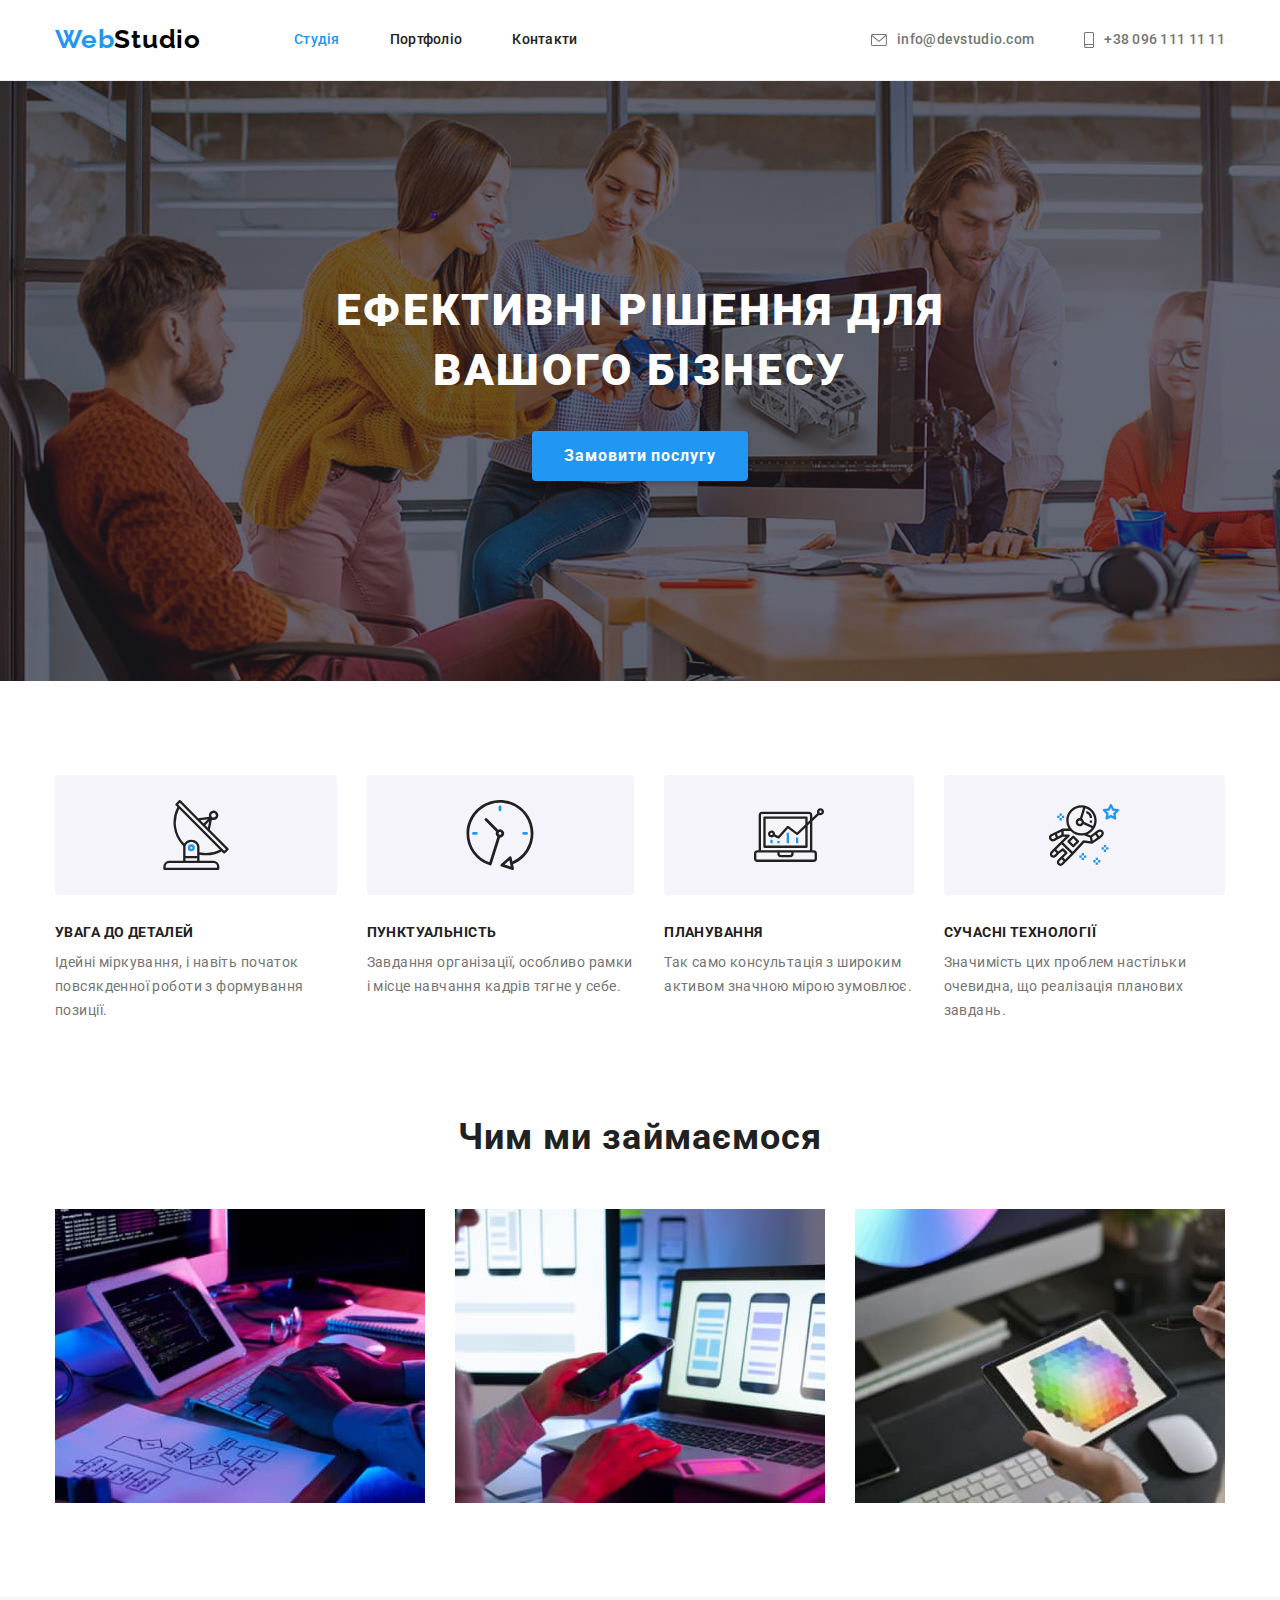
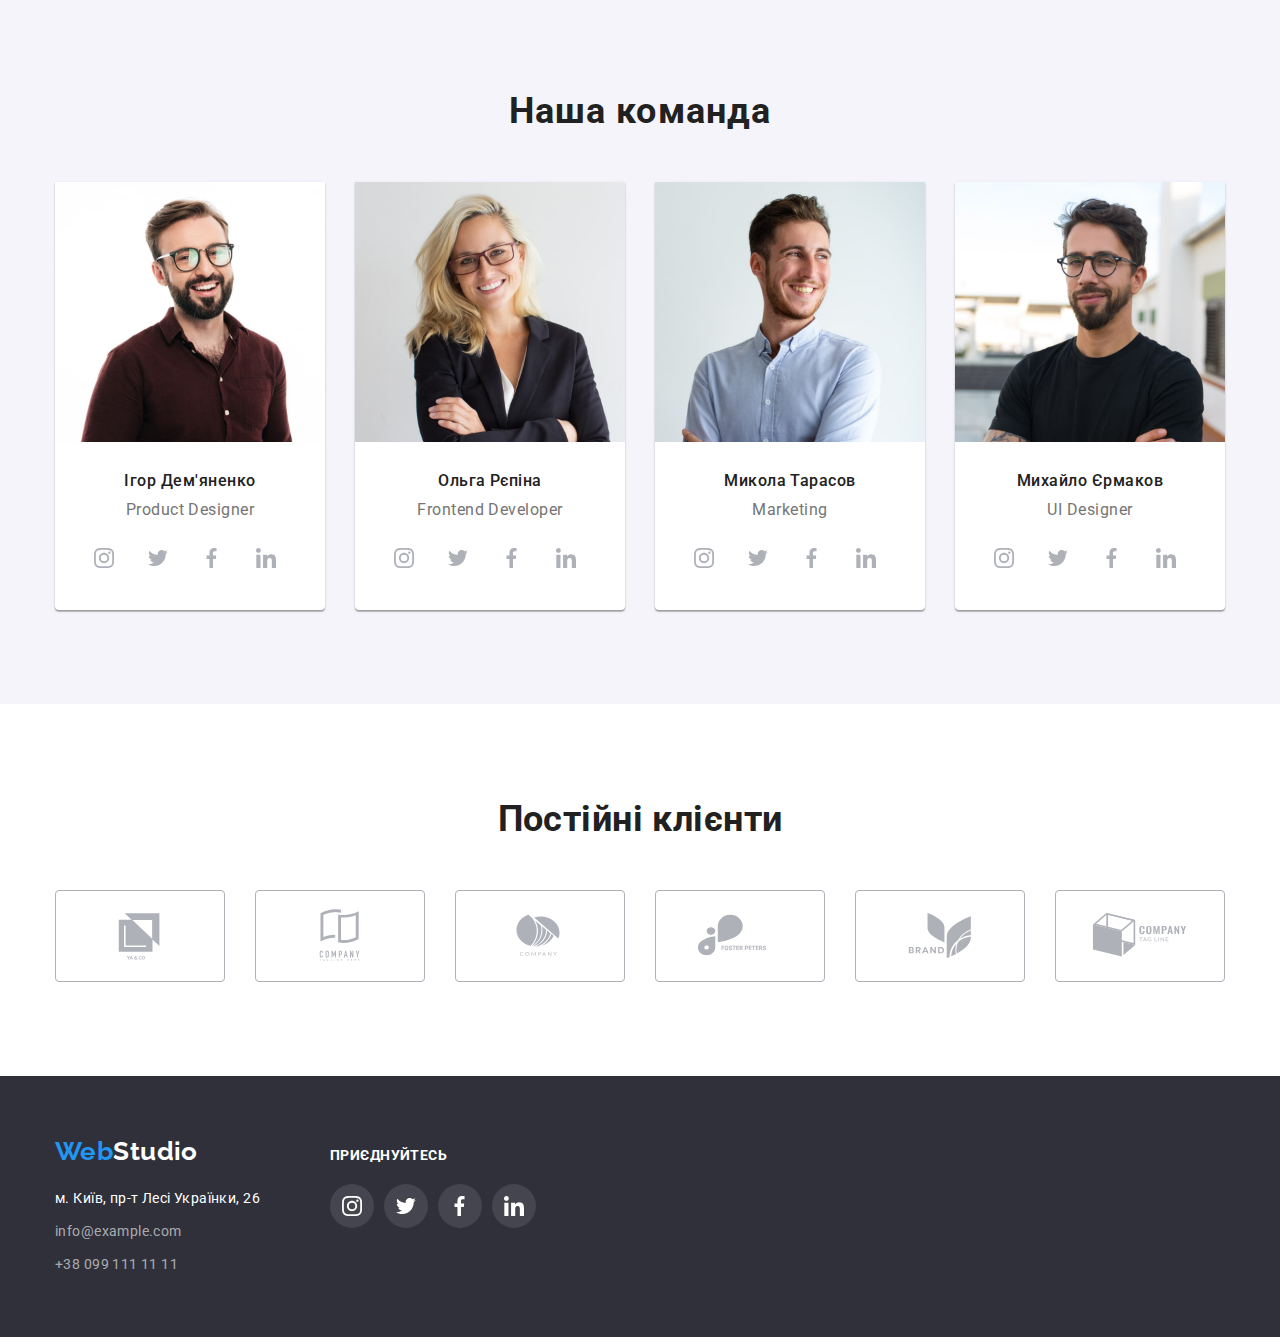
<file: index.html>
<!DOCTYPE html>
<html lang="uk">

<head>
  <meta charset="UTF-8">
  <meta http-equiv="X-UA-Compatible" content="IE=edge">
  <meta name="viewport" content="width=device-width, initial-scale=1.0">
  <title>goit-markup-hw-04</title>
  <link rel="preconnect" href="https://fonts.googleapis.com">
<link rel="preconnect" href="https://fonts.gstatic.com" crossorigin>
<link href="https://fonts.googleapis.com/css2?family=Montserrat:wght@400;700&family=Raleway:wght@700&family=Roboto:wght@400;500;700;900&display=swap" rel="stylesheet">
  <link rel="stylesheet" href="./css/styles.css">
</head>

<body>
  <header class="header">
    <div class="container">
    <div class="general-nav">
      <nav class="main-nav">
        <a href="./index.html" class="logo">
          Web<span class="logo-accent">Studio</span>
        </a>
        <ul class="site-nav" style="list-style: none;">
          <li class="item">
            <a href="./index.html" class="link current">Студія</a>
          </li>

          <li class="item">
            <a href="partfolio.html" class="link">Портфоліо</a>
          </li>

          <li class="item">
            <a href="" class="link">Контакти</a>
          </li>
        </ul>
      </nav>
      <ul class="link-contacts" style="list-style: none;">
        <li class="item">
      <a href="mailto:info@devstudio.com" class="address-item">
        <svg class="link-icon" width="16px" height="12px">
          <use href="./images/icons.svg#envelope"></use>
      </svg>
        info@devstudio.com
      </a>
        </li>
        <li class="item">
      <a href="tel:+380961111111" class="address-item">
        <svg class="link-icon" width="10" height="16">
          <use href="./images/icons.svg#smartphone"></use>
      </svg>
        +38 096 111 11 11
      </a>
      </li>
      </ul>
    </div>
    </div>
  </header>

  <main>
    <section class="hero overlay">
      <div class="container">
      <h1 class="hero-title">
    Ефективні рішення для <br>вашого бізнесу
      </h1>
      <button type="button" class="button-hero">
        Замовити послугу
      </button>
      </div>
    </section>


    <section class="feature section">
      <div class="container">
      <h2 class="feature-title visually-hidden">Наші особливості</h2>
        <ul class="feature-list" style="list-style: none;">
          <li>
            <div class="feature-icon">
              <svg class="icon-antenna" width="70px" height="70px">
                  <use href="./images/icons.svg#antenna-1"></use>
              </svg>
          </div>
            <h3 class="our-skills">Увага до деталей</h3>
            <p class="skills">
              Ідейні міркування, і навіть початок повсякденної роботи з формування позиції.
            </p>
          </li>

          <li>
            <div class="feature-icon">
              <svg class="icon-clock" width="70px" height="70px">
                  <use href="./images/icons.svg#clock-1"></use>
              </svg>
          </div>
            <h3 class="our-skills">Пунктуальність</h3>
            <p class="skills">
              Завдання організації, особливо рамки і місце навчання кадрів тягне у себе.
            </p>
          </li>

          <li>
            <div class="feature-icon">
              <svg class="icon-diagram" width="70px" height="70px">
                  <use href="./images/icons.svg#diagram-1"></use>
              </svg>
          </div>
            <h3 class="our-skills">Планування</h3>
            <p class="skills">
              Так само консультація з широким активом значною мірою зумовлює.
            </p>
          </li>

          <li>
            <div class="feature-icon">
              <svg class="icon-astronaut" width="70px" height="70px">
                  <use href="./images/icons.svg#astronaut-1"></use>
              </svg>
          </div>
            <h3 class="our-skills">Сучасні технології</h3>
            <p class="skills">
              Значимість цих проблем настільки очевидна, що реалізація планових завдань.
            </p>
          </li>
        </ul>
      </div>
    </section>

    <section class="example section">
      <div class="container">
        <h2 class="doing">Чим ми займаємося</h2>
        <ul class="example-list" style="list-style: none;">
          <li>
            <img src="./images/1.jpg" alt="1" width="370" />
          </li>

          <li>
            <img src="./images/2.jpg" alt="2" width="370" />
          </li>

          <li>
            <img src="./images/3.jpg" alt="3" width="370" />
          </li>
        </ul>
      </div>
    </section>

    <section class="team section">
      <div class="container">
        <h2 class="our-command">Наша команда</h2>
        <ul class="team-list" style="list-style: none;">
          <li class="team-card">
              <img src="./images/Igor.jpg" alt="Product Designer Ігор Дем'яненко" width="270" />
            <div class="name-card">
              <h3 class="name">Ігор Дем'яненко</h3>
              <p class="position">Product Designer</p>
              <ul class="team-soclinks">
                <li class="social-infomation">                                             
                    <a class="social-link" href="">
                        <svg class="icon-social" width="20px" height="20px">
                            <use href="./images/icons.svg#instagram"></use>
                        </svg>
                    </a>
                    </li>
                <li class="social-infomation">                        
                    <a href="" class="social-link">
                        <svg class="icon-social" width="20px" height="20px">
                            <use href="./images/icons.svg#twitter"></use>
                        </svg>
                    </a>                        
                </li>
                <li class="social-infomation">                      
                    <a href="" class="social-link">
                        <svg class="icon-social" width="20px" height="20px">
                            <use href="./images/icons.svg#facebook"></use>
                        </svg>
                    </a>                       
                </li>
                <li class="social-infomation">                       
                    <a href="" class="social-link">
                        <svg class="icon-social" width="20px" height="20px">
                            <use href="./images/icons.svg#linkedin"></use>
                        </svg>
                    </a>                       
                </li>
        </ul>
            </div>
          </li>

          <li class="team-card">
              <img src="./images/Olha.jpg" alt="Frontend Developer Ольга Рєпіна" width="270" />
            <div class="name-card">
              <h3 class="name">Ольга Рєпіна</h3>
              <p class="position">Frontend Developer</p>
              <ul class="team-soclinks">
                <li class="social-infomation">                                             
                    <a class="social-link" href="">
                        <svg class="icon-social" width="20px" height="20px">
                            <use href="./images/icons.svg#instagram"></use>
                        </svg>
                    </a>
                    </li>
                <li class="social-infomation">                        
                    <a href="" class="social-link">
                        <svg class="icon-social" width="20px" height="20px">
                            <use href="./images/icons.svg#twitter"></use>
                        </svg>
                    </a>                        
                </li>
                <li class="social-infomation">                      
                    <a href="" class="social-link">
                        <svg class="icon-social" width="20px" height="20px">
                            <use href="./images/icons.svg#facebook"></use>
                        </svg>
                    </a>                       
                </li>
                <li class="social-infomation">                       
                    <a href="" class="social-link">
                        <svg class="icon-social" width="20px" height="20px">
                            <use href="./images/icons.svg#linkedin"></use>
                        </svg>
                    </a>                       
                </li>
        </ul>
            </div>
          </li>

          <li class="team-card">
              <img src="./images/Nicholas.jpg" alt="Marketing Микола Тарасов" width="270" />
            <div class="name-card">
              <h3 class="name">Микола Тарасов</h3>
              <p class="position">Marketing</p>
              <ul class="team-soclinks">
                <li class="social-infomation">                                             
                    <a class="social-link" href="">
                        <svg class="icon-social" width="20px" height="20px">
                            <use href="./images/icons.svg#instagram"></use>
                        </svg>
                    </a>
                    </li>
                <li class="social-infomation">                        
                    <a href="" class="social-link">
                        <svg class="icon-social" width="20px" height="20px">
                            <use href="./images/icons.svg#twitter"></use>
                        </svg>
                    </a>                        
                </li>
                <li class="social-infomation">                      
                    <a href="" class="social-link">
                        <svg class="icon-social" width="20px" height="20px">
                            <use href="./images/icons.svg#facebook"></use>
                        </svg>
                    </a>                       
                </li>
                <li class="social-infomation">                       
                    <a href="" class="social-link">
                        <svg class="icon-social" width="20px" height="20px">
                            <use href="./images/icons.svg#linkedin"></use>
                        </svg>
                    </a>                       
                </li>
        </ul>
              </div>
          </li>

          <li class="team-card">
              <img src="./images/Michael.jpg" alt="UI Designer Михайло Єрмаков" width="270" />
            <div class="name-card">
              <h3 class="name">Михайло Єрмаков</h3>
              <p class="position">UI Designer</p>
              <ul class="team-soclinks">
                <li class="social-infomation">                                             
                    <a class="social-link" href="">
                        <svg class="icon-social" width="20px" height="20px">
                            <use href="./images/icons.svg#instagram"></use>
                        </svg>
                    </a>
                    </li>
                <li class="social-infomation">                        
                    <a href="" class="social-link">
                        <svg class="icon-social" width="20px" height="20px">
                            <use href="./images/icons.svg#twitter"></use>
                        </svg>
                    </a>                        
                </li>
                <li class="social-infomation">                      
                    <a href="" class="social-link">
                        <svg class="icon-social" width="20px" height="20px">
                            <use href="./images/icons.svg#facebook"></use>
                        </svg>
                    </a>                       
                </li>
                <li class="social-infomation">                       
                    <a href="" class="social-link">
                        <svg class="icon-social" width="20px" height="20px">
                            <use href="./images/icons.svg#linkedin"></use>
                        </svg>
                    </a>                       
                </li>
        </ul>
            </div>
          </li>
        </ul>
      </div>
    </section>

    <section class="clients section">
       <div class="container">
         <h2 class="clients-title">Постійні клієнти</h2>
         <ul class="clients-list">
            <li class="clients-item">
              <a href="" class="clients-link">
                <svg class="clients-icon" width="106px" height="60px">
                    <use href="./images/icons.svg#Logo-1"></use>

                </svg>
            </a>
            </li>
            <li class="clients-item">
              <a href="" class="clients-link">
                <svg class="clients-icon" width="106px" height="60px">
                    <use href="./images/icons.svg#Logo-2"></use>

                </svg>
            </a>
            </li>
            <li class="clients-item">
              <a href="" class="clients-link">
                <svg class="clients-icon" width="106px" height="60px">
                    <use href="./images/icons.svg#Logo-3"></use>

                </svg>
            </a>
            </li>
            <li class="clients-item">
              <a href="" class="clients-link">
                <svg class="clients-icon" width="106px" height="60px">
                    <use href="./images/icons.svg#Logo-4"></use>

                </svg>
            </a>
            </li>
            <li class="clients-item">
              <a href="" class="clients-link">
                <svg class="clients-icon" width="106px" height="60px">
                    <use href="./images/icons.svg#Logo-5"></use>

                </svg>
            </a>
            </li>
            <li class="clients-item">
              <a href="" class="clients-link">
                <svg class="clients-icon" width="106px" height="60px">
                    <use href="./images/icons.svg#Logo-6"></use>

                </svg>
            </a>
            </li>
         </ul>
       </div>
    </section>

  </main>

  <footer class="footer">
    <div class="container">
      <div class="footer-address">
        <a href="./index.html" class="logo-footer">
          Web<span class="logo-accent2">Studio</span>
        </a>
        <address>
          <ul class="footer-contacts" style="list-style: none;">
            <li>
          <a class="footer-adress"  href="https://goo.gl/maps/3aquBBFfu6E2QgFt6" target="blanc">
            м. Київ, пр-т Лесі Українки, 26
          </a>
            </li>
             <li class="adress-contact">
            <a href="mailto:info@example.com" class="link-contact">
            info@example.com
          </a>
           </li>
           <li class="adress-contact">
          <a href="tel:+380991111111" class="link-contact">
            +38 099 111 11 11
          </a>
          </li>
          </ul>
        </address>
      </div>
      <div class="footer-join">
        <p class="join">приєднуйтесь</p>

       <ul class="footer-soclinks">
         <li class="fs-item">
            <a href="" class="link-social">
              <svg class="icon-social" width="20px" height="20px">
                  <use href="./images/icons.svg#instagram"></use>
              </svg>
            </a>            
         </li>
         <li class="fs-item">
           <a href="" class="link-social">
              <svg class="icon-social" width="20px" height="20px">
                  <use href="./images/icons.svg#twitter"></use>
              </svg>
          </a>              
        </li>
        <li class="fs-item">
           <a href="" class="link-social">
              <svg class="icon-social" width="20px" height="20px">
                  <use href="./images/icons.svg#facebook"></use>
              </svg>
          </a>             
      </li>
      <li class="fs-item">
          <a href="" class="link-social">
              <svg class="icon-social" width="20px" height="20px">
                  <use href="./images/icons.svg#linkedin"></use>
              </svg>
          </a>            
      </li>
    </ul>
   </div>
    </div>
  </footer>
</body>

</html>
</file>
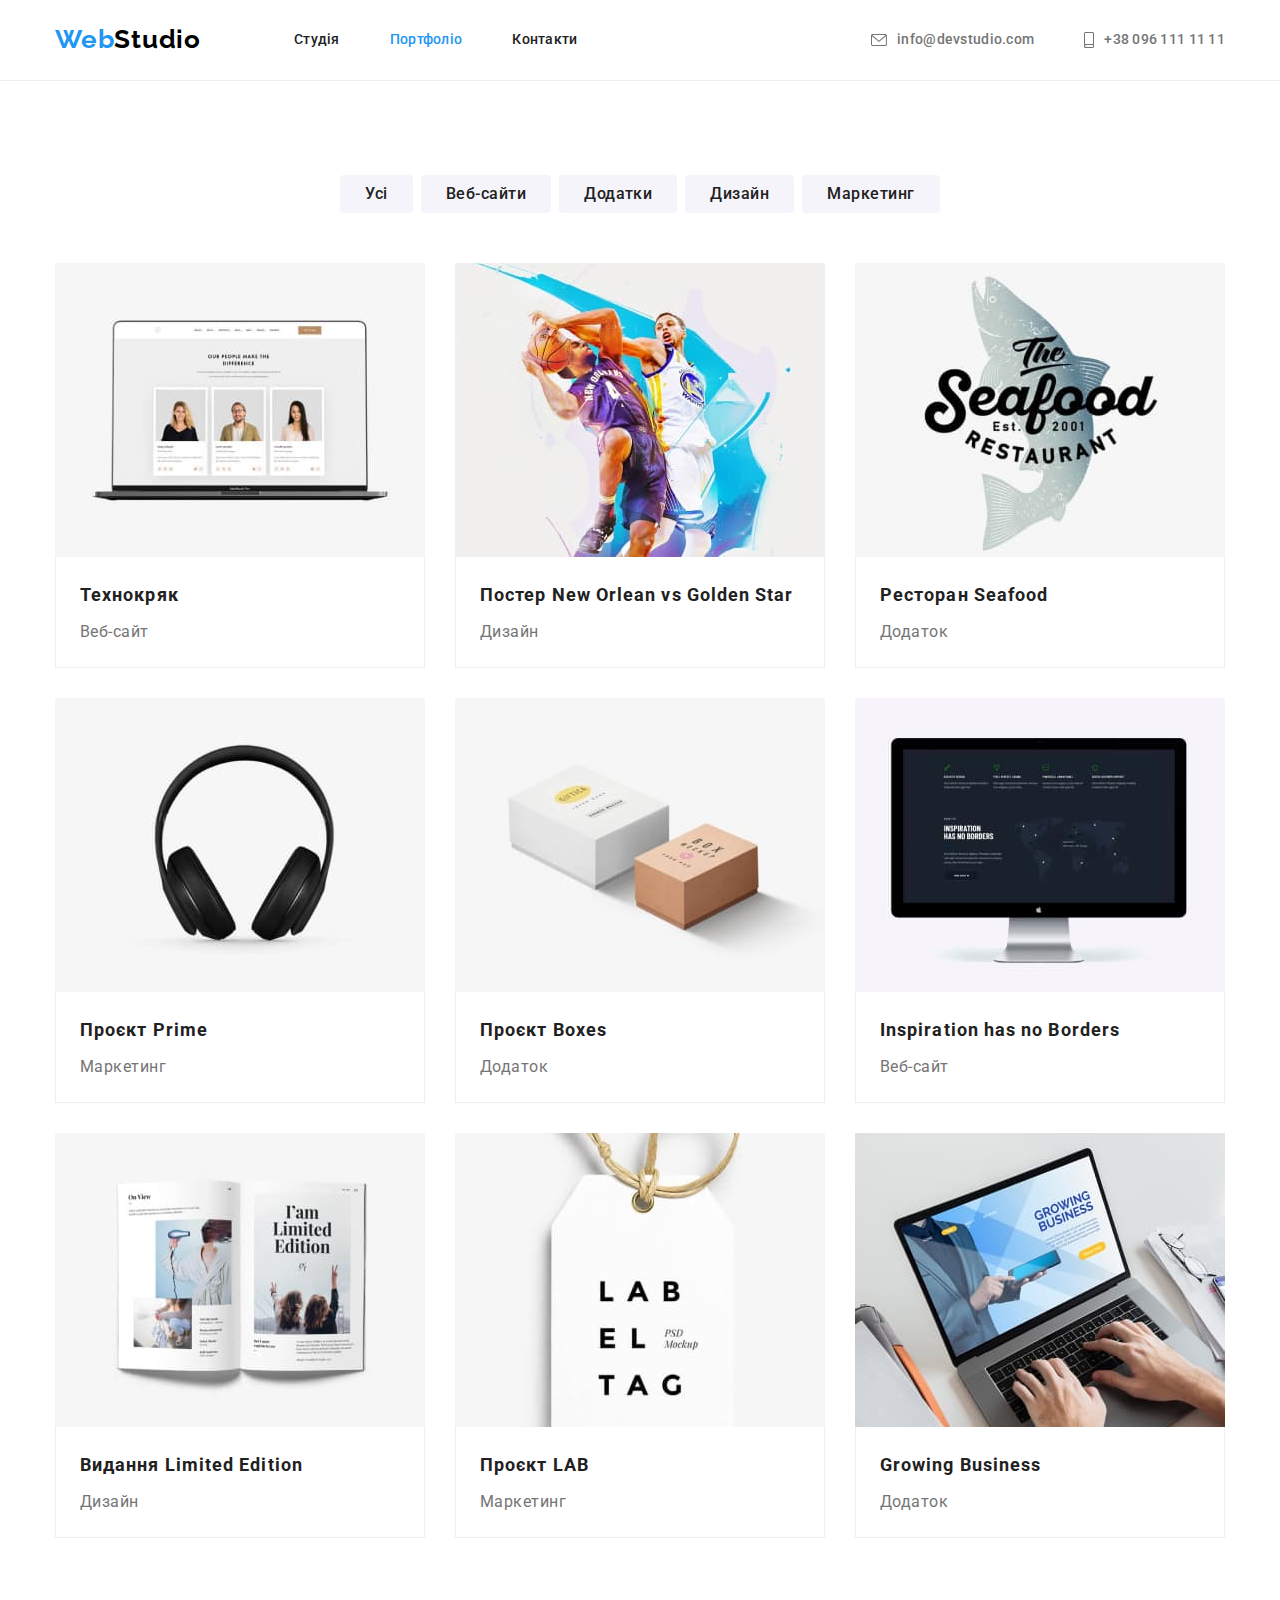
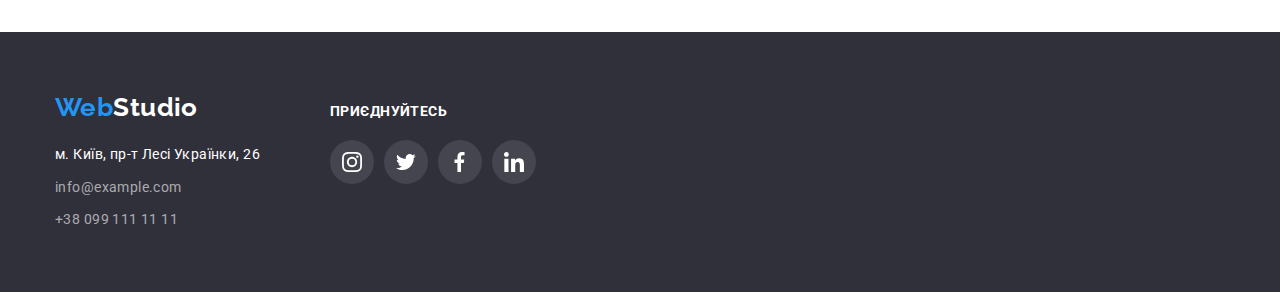
<file: partfolio.html>
<!DOCTYPE html>
<html lang="uk">

<head>
  <meta charset="UTF-8">
  <meta http-equiv="X-UA-Compatible" content="IE=edge">
  <meta name="viewport" content="width=device-width, initial-scale=1.0">
  <title>goit-markup-hw-04</title>
  <link rel="preconnect" href="https://fonts.googleapis.com">
<link rel="preconnect" href="https://fonts.gstatic.com" crossorigin>
<link href="https://fonts.googleapis.com/css2?family=Montserrat:wght@400;700&family=Raleway:wght@700&family=Roboto:wght@400;500;700;900&display=swap" rel="stylesheet">
  <link rel="stylesheet" href="./css/styles.css">
</head>

<body>
  <header class="header">
    <div class="container">
    <div class="general-nav">
      <nav class="main-nav">
        <a href="./index.html" class="logo">
          Web<span class="logo-accent">Studio</span>
        </a>
        <ul class="site-nav" style="list-style: none;">
          <li class="item">
            <a href="./index.html" class="link">Студія</a>
          </li>

          <li class="item">
            <a href="partfolio.html" class="link current">Портфоліо</a>
          </li>

          <li class="item">
            <a href="" class="link">Контакти</a>
          </li>
        </ul>
      </nav>
      <ul class="link-contacts" style="list-style: none;">
        <li class="item">
      <a href="mailto:info@devstudio.com" class="address-item">
        <svg class="link-icon" width="16px" height="12px">
          <use href="./images/icons.svg#envelope"></use>
      </svg>
        info@devstudio.com
      </a>
        </li>
        <li class="item">
      <a href="tel:+380961111111" class="address-item">
        <svg class="link-icon" width="10" height="16">
          <use href="./images/icons.svg#smartphone"></use>
      </svg>
        +38 096 111 11 11
      </a>
      </li>
      </ul>
    </div>
    </div>
  </header>

  <main>
    <section class="portfolio section">
      <div class="container">
      <h1 class="portfolio-title visually-hidden">Партфоліо</h1>
    <ul class="filter">
        <li class="button2"><button class="btn-p" type="button">Усі</button></li>
        <li class="button2"><button class="btn-p" type="button">Веб-сайти</button></li>
        <li class="button2"><button class="btn-p" type="button">Додатки</button></li>
        <li class="button2"><button class="btn-p" type="button">Дизайн</button></li>
        <li class="button2"><button class="btn-p" type="button">Маркетинг</button></li>
    </ul>
 <div>
    <ul class="portfolio-list">
        <li class="portfolio-card">
          <a href="#" class="card">
            <img src="./images/tehnokryck.jpg" alt="Технокряк" width="370">
            <div class="portfolio-card-description">
            <h2 class="title">Технокряк</h2>
            <p class="item">Веб-сайт</p>
            </div>
          </a>
        </li>
        <li class="portfolio-card">
          <a href="#" class="card">
            <img src="./images/novsgs.jpg" alt="Постер New Orlean vs Golden Star" width="370">
            <div class="portfolio-card-description">
            <h2 class="title">Постер New Orlean vs Golden Star</h2>
            <p class="item">Дизайн</p>
            </div>
        </a>
        </li>
        <li class="portfolio-card">
          <a href="#" class="card">
            <img src="./images/seafood.jpg" alt="Ресторан Seafood" width="370">
            <div class="portfolio-card-description">
            <h2 class="title">Ресторан Seafood</h2>
            <p class="item">Додаток</p>
            </div>
        </a>
        </li>
        <li class="portfolio-card">
          <a href="#" class="card">
            <img src="./images/prime.jpg" alt="Проект Prime" width="370">
            <div class="portfolio-card-description">
            <h2 class="title">Проєкт Prime</h2>
            <p class="item">Маркетинг</p>
            </div>
        </a>
        </li>
        <li class="portfolio-card">
          <a href="#" class="card">
            <img src="./images/boxes.jpg" alt="Проект Boxes" width="370">
            <div class="portfolio-card-description">
            <h2 class="title">Проєкт Boxes</h2>
            <p class="item">Додаток</p>
            </div>
        </a>
        </li>
        <li class="portfolio-card">
          <a href="#" class="card">
            <img src="./images/inspiration.jpg" alt="Inspiration has no Borders" width="370">
            <div class="portfolio-card-description">
            <h2 class="title">Inspiration has no Borders</h2>
            <p class="item">Веб-сайт</p>
            </div>
        </a>
        </li>
        <li class="portfolio-card">
          <a href="#" class="card">
            <img src="./images/limed.jpg" alt="Издание Limited Edition" width="370">
            <div class="portfolio-card-description">
            <h2 class="title">Видання Limited Edition</h2>
            <p class="item">Дизайн</p>
            </div>
        </a>
        </li>
        <li class="portfolio-card">
          <a href="#" class="card">
            <img src="./images/lab.jpg" alt="Проект LAB" width="370">
            <div class="portfolio-card-description">
            <h2 class="title">Проєкт LAB</h2>
            <p class="item">Маркетинг</p>
            </div>
        </a>
        </li>
        <li class="portfolio-card">
          <a href="#" class="card">
            <img src="./images/growing.jpg" alt="Growing Business" width="370">
            <div class="portfolio-card-description">
            <h2 class="title">Growing Business</h2>
            <p class="item">Додаток</p>
            </div>
        </a>
        </li>
    </ul>
    </div>
    </div>
</section>
</main>

  <footer class="footer">
    <div class="container">
      <div class="footer-address">
        <a href="./index.html" class="logo-footer">
          Web<span class="logo-accent2">Studio</span>
        </a>
        <address>
          <ul class="footer-contacts" style="list-style: none;">
            <li>
          <a class="footer-adress"  href="https://goo.gl/maps/3aquBBFfu6E2QgFt6" target="blanc">
            м. Київ, пр-т Лесі Українки, 26
          </a>
            </li>
             <li class="adress-contact">
            <a href="mailto:info@example.com" class="link-contact">
            info@example.com
          </a>
           </li>
           <li class="adress-contact">
          <a href="tel:+380991111111" class="link-contact">
            +38 099 111 11 11
          </a>
          </li>
          </ul>
        </address>
      </div>
      <div class="footer-join">
        <p class="join">приєднуйтесь</p>

       <ul class="footer-soclinks">
         <li class="fs-item">
            <a href="" class="link-social">
              <svg class="icon-social" width="20px" height="20px">
                  <use href="./images/icons.svg#instagram"></use>
              </svg>
            </a>            
         </li>
         <li class="fs-item">
           <a href="" class="link-social">
              <svg class="icon-social" width="20px" height="20px">
                  <use href="./images/icons.svg#twitter"></use>
              </svg>
          </a>              
        </li>
        <li class="fs-item">
           <a href="" class="link-social">
              <svg class="icon-social" width="20px" height="20px">
                  <use href="./images/icons.svg#facebook"></use>
              </svg>
          </a>             
      </li>
      <li class="fs-item">
          <a href="" class="link-social">
              <svg class="icon-social" width="20px" height="20px">
                  <use href="./images/icons.svg#linkedin"></use>
              </svg>
          </a>            
      </li>
    </ul>
   </div>
    </div>
  </footer>
</body>

</html>
</file>
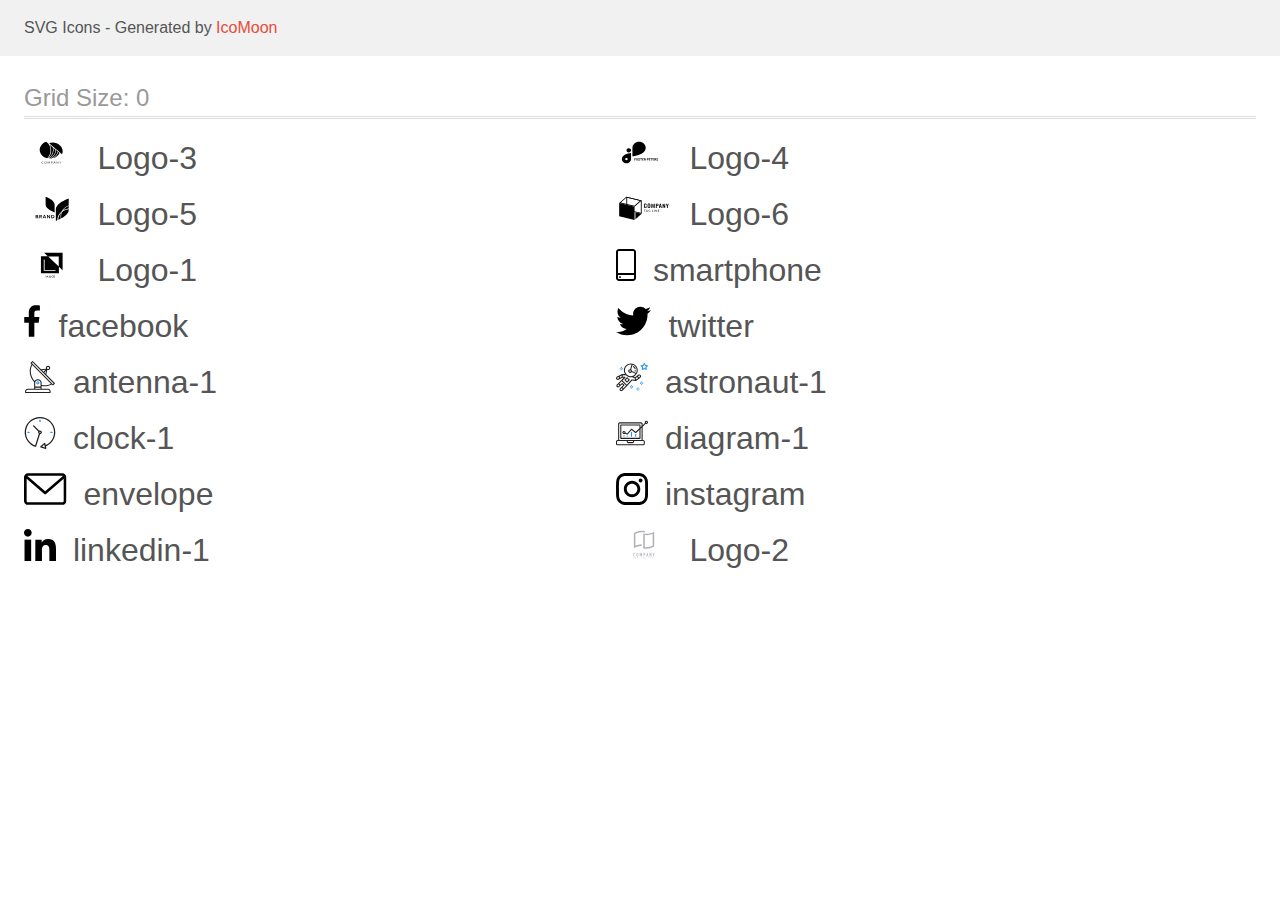
<file: images/icons/icomoon/demo.html>
<!doctype html>
<html>
<head>
    <title>IcoMoon - SVG Icons</title>
    <meta charset="utf-8">
    <meta name="viewport" content="width=device-width, initial-scale=1">
    <link rel="stylesheet" href="demo-files/demo.css">
    <link rel="stylesheet" href="style.css">
</head>
<body>
<svg aria-hidden="true" style="position: absolute; width: 0; height: 0; overflow: hidden;" version="1.1" xmlns="http://www.w3.org/2000/svg" xmlns:xlink="http://www.w3.org/1999/xlink">
<defs>
<symbol id="Logo-3" viewBox="0 0 57 32">
<path d="M19.417 26.187c0.008 0 0.017 0.002 0.025 0.005s0.015 0.007 0.020 0.013l0.116 0.111c-0.090 0.090-0.202 0.162-0.327 0.211-0.147 0.053-0.305 0.079-0.464 0.076-0.149 0.003-0.298-0.021-0.436-0.071-0.125-0.045-0.237-0.113-0.329-0.2-0.094-0.089-0.166-0.194-0.212-0.308-0.051-0.127-0.076-0.261-0.074-0.396-0.002-0.135 0.025-0.27 0.080-0.397 0.051-0.115 0.127-0.22 0.225-0.308 0.099-0.087 0.218-0.155 0.349-0.201 0.143-0.048 0.296-0.072 0.449-0.071 0.143-0.003 0.285 0.019 0.417 0.064 0.115 0.043 0.221 0.104 0.313 0.178l-0.097 0.119c-0.007 0.008-0.015 0.016-0.025 0.021-0.012 0.007-0.025 0.010-0.039 0.009-0.015-0.001-0.030-0.005-0.042-0.013l-0.052-0.032-0.073-0.040c-0.031-0.015-0.064-0.028-0.097-0.039-0.043-0.013-0.087-0.024-0.132-0.032-0.057-0.009-0.115-0.013-0.173-0.013-0.111-0.001-0.22 0.017-0.323 0.053-0.096 0.034-0.182 0.084-0.253 0.149-0.073 0.069-0.128 0.15-0.164 0.238-0.041 0.101-0.061 0.207-0.060 0.313-0.002 0.108 0.018 0.216 0.060 0.318 0.035 0.087 0.090 0.167 0.161 0.236 0.067 0.064 0.149 0.114 0.241 0.147 0.095 0.034 0.197 0.051 0.3 0.050 0.059 0.001 0.119-0.003 0.177-0.010 0.096-0.010 0.188-0.039 0.269-0.085 0.041-0.023 0.079-0.049 0.115-0.078 0.015-0.012 0.035-0.020 0.055-0.020z"></path>
<path d="M22.776 25.629c0.002 0.134-0.025 0.267-0.078 0.393-0.047 0.114-0.122 0.218-0.219 0.305s-0.214 0.155-0.344 0.2c-0.285 0.094-0.599 0.094-0.884 0-0.129-0.046-0.245-0.114-0.342-0.201-0.097-0.089-0.172-0.194-0.221-0.308-0.105-0.255-0.105-0.533 0-0.787 0.050-0.115 0.125-0.22 0.221-0.31 0.097-0.084 0.214-0.15 0.342-0.193 0.284-0.096 0.6-0.096 0.884 0 0.129 0.046 0.246 0.114 0.343 0.201 0.096 0.088 0.17 0.191 0.22 0.304 0.054 0.127 0.080 0.261 0.078 0.395zM22.47 25.629c0.002-0.107-0.016-0.214-0.055-0.316-0.033-0.087-0.086-0.168-0.156-0.236-0.068-0.065-0.152-0.116-0.246-0.149-0.207-0.069-0.436-0.069-0.643 0-0.094 0.033-0.178 0.084-0.246 0.149-0.071 0.068-0.125 0.149-0.157 0.236-0.074 0.206-0.074 0.426 0 0.632 0.033 0.087 0.086 0.168 0.157 0.236 0.068 0.065 0.152 0.115 0.246 0.148 0.207 0.067 0.435 0.067 0.643 0 0.093-0.033 0.177-0.083 0.246-0.148 0.070-0.069 0.123-0.149 0.156-0.236 0.039-0.102 0.058-0.209 0.055-0.316z"></path>
<path d="M25.067 25.96l0.030 0.071c0.012-0.025 0.022-0.048 0.033-0.071 0.011-0.024 0.024-0.047 0.038-0.070l0.743-1.174c0.015-0.020 0.028-0.033 0.042-0.037 0.020-0.005 0.040-0.007 0.061-0.006h0.22v1.909h-0.26v-1.404c0-0.018 0-0.038 0-0.059-0.001-0.022-0.001-0.044 0-0.066l-0.747 1.19c-0.009 0.018-0.025 0.033-0.044 0.043s-0.041 0.016-0.064 0.016h-0.042c-0.023 0-0.045-0.005-0.064-0.016s-0.034-0.026-0.044-0.044l-0.769-1.198c0 0.023 0 0.046 0 0.068s0 0.043 0 0.061v1.404h-0.252v-1.905h0.22c0.021-0.001 0.041 0.001 0.061 0.006 0.018 0.008 0.032 0.021 0.041 0.037l0.759 1.175c0.015 0.022 0.028 0.045 0.038 0.068z"></path>
<path d="M27.864 25.865v0.715h-0.291v-1.906h0.649c0.122-0.002 0.244 0.012 0.362 0.042 0.094 0.023 0.181 0.064 0.256 0.119 0.065 0.052 0.114 0.116 0.145 0.187 0.034 0.078 0.051 0.161 0.049 0.244 0.001 0.084-0.017 0.167-0.054 0.244-0.035 0.073-0.089 0.138-0.157 0.191-0.075 0.057-0.162 0.1-0.257 0.126-0.113 0.031-0.232 0.046-0.35 0.044l-0.352-0.005zM27.864 25.66h0.352c0.076 0.001 0.153-0.009 0.225-0.029 0.060-0.018 0.115-0.046 0.163-0.082 0.044-0.035 0.078-0.078 0.099-0.126 0.024-0.051 0.036-0.105 0.035-0.16 0.003-0.053-0.007-0.106-0.029-0.155s-0.057-0.094-0.102-0.13c-0.111-0.075-0.251-0.112-0.391-0.102h-0.352v0.786z"></path>
<path d="M31.772 26.583h-0.23c-0.023 0.001-0.046-0.006-0.064-0.018-0.017-0.012-0.029-0.027-0.038-0.044l-0.198-0.461h-0.993l-0.205 0.461c-0.008 0.017-0.020 0.032-0.036 0.043-0.018 0.013-0.042 0.020-0.065 0.019h-0.23l0.872-1.909h0.302l0.884 1.909zM30.333 25.874h0.82l-0.346-0.777c-0.026-0.058-0.048-0.118-0.065-0.179l-0.034 0.1c-0.010 0.030-0.022 0.058-0.032 0.081l-0.343 0.776z"></path>
<path d="M33.029 24.682c0.017 0.008 0.032 0.020 0.044 0.034l1.272 1.439c0-0.023 0-0.046 0-0.067s0-0.043 0-0.063v-1.352h0.26v1.909h-0.145c-0.021 0.001-0.041-0.003-0.060-0.011-0.018-0.009-0.034-0.021-0.047-0.035l-1.271-1.438c0.001 0.022 0.001 0.044 0 0.066 0 0.021 0 0.040 0 0.058v1.361h-0.26v-1.909h0.154c0.018-0 0.036 0.003 0.052 0.009z"></path>
<path d="M36.748 25.823v0.758h-0.291v-0.758l-0.804-1.15h0.26c0.022-0.001 0.045 0.005 0.063 0.016 0.016 0.012 0.029 0.027 0.039 0.043l0.503 0.742c0.020 0.032 0.038 0.061 0.052 0.088s0.026 0.054 0.036 0.081l0.038-0.082c0.014-0.030 0.031-0.059 0.049-0.087l0.496-0.747c0.010-0.015 0.023-0.028 0.038-0.040 0.017-0.013 0.040-0.020 0.063-0.019h0.263l-0.806 1.155z"></path>
<path d="M24.923 21.47c0.127 0.014 0.255 0.025 0.384 0.035 1.962-0.763 3.622-2.011 4.772-3.588s1.74-3.415 1.695-5.282l-2.162-1.879c0.44 1.988 0.234 4.043-0.594 5.935s-2.245 3.547-4.094 4.779z"></path>
<path d="M24.151 21.383l0.058 0.010c1.975-1.228 3.482-2.942 4.323-4.921s0.981-4.133 0.4-6.181l-3.080-2.676c1.246 2.2 1.747 4.661 1.446 7.098s-1.393 4.75-3.147 6.67z"></path>
<path d="M34.596 14.841c-0.523 2.052-1.794 3.902-3.624 5.276-0.534 0.404-1.111 0.763-1.722 1.074 1.49-0.38 2.859-1.053 4.003-1.966s2.030-2.042 2.592-3.3l-1.249-1.084z"></path>
<path d="M34.106 14.539l-1.778-1.545c-0.034 1.762-0.61 3.483-1.669 4.986s-2.562 2.731-4.352 3.559h0.009c0.399-0 0.798-0.021 1.194-0.062 1.673-0.593 3.151-1.537 4.303-2.748s1.94-2.65 2.295-4.189z"></path>
<path d="M24.409 6.486l-2.122-1.846c-1.897 0.637-3.528 1.756-4.68 3.212s-1.772 3.179-1.778 4.946v0c0.007 1.952 0.763 3.846 2.149 5.383s3.322 2.628 5.501 3.101c1.946-2.060 3.085-4.605 3.252-7.266s-0.647-5.299-2.323-7.53z"></path>
<path d="M39.008 14.255c-0.008-2.316-1.070-4.535-2.955-6.173s-4.439-2.561-7.105-2.567c-1.232-0.001-2.453 0.196-3.602 0.582l12.99 11.286c0.445-0.998 0.673-2.058 0.672-3.128z"></path>
</symbol>
<symbol id="Logo-4" viewBox="0 0 57 32">
<path d="M12.878 11.255h-0.002c-1.279 0-2.316 0.921-2.316 2.058v0.001c0 1.137 1.037 2.058 2.316 2.058h0.002c1.279 0 2.316-0.921 2.316-2.058v-0.001c0-1.137-1.037-2.058-2.316-2.058z"></path>
<path d="M29.971 10.597c-0.004-1.579-0.711-3.092-1.967-4.208s-2.958-1.745-4.735-1.749v0c-1.777 0.003-3.48 0.631-4.737 1.748s-1.964 2.63-1.968 4.209v8.706c0 0 13.405-1.327 13.406-8.704v-0.001z"></path>
<path d="M5.867 22.16c0.003 1.098 0.496 2.151 1.369 2.928s2.058 1.215 3.294 1.218c1.236-0.003 2.42-0.441 3.294-1.218s1.366-1.829 1.37-2.927v-6.057c0 0-9.327 0.924-9.327 6.056zM10.53 23.245c-0.242 0-0.478-0.064-0.678-0.183s-0.357-0.289-0.45-0.487c-0.092-0.198-0.117-0.417-0.069-0.627s0.163-0.404 0.334-0.556c0.171-0.152 0.388-0.255 0.625-0.297s0.482-0.020 0.706 0.062c0.223 0.082 0.414 0.221 0.548 0.4s0.206 0.388 0.206 0.603c0.001 0.143-0.031 0.284-0.092 0.417s-0.151 0.252-0.264 0.353c-0.114 0.101-0.248 0.182-0.397 0.236s-0.308 0.083-0.468 0.083v-0.004z"></path>
<path d="M19.956 22.647h-0.9v0.93h-0.469v-2.275h1.481v0.38h-1.012v0.588h0.9v0.378zM22.209 22.491c0 0.224-0.040 0.42-0.119 0.589s-0.193 0.299-0.341 0.391c-0.147 0.092-0.316 0.137-0.506 0.137-0.189 0-0.357-0.045-0.505-0.136s-0.262-0.22-0.344-0.387c-0.081-0.169-0.122-0.363-0.123-0.581v-0.112c0-0.224 0.040-0.421 0.12-0.591 0.081-0.171 0.195-0.302 0.342-0.392 0.148-0.092 0.317-0.137 0.506-0.137s0.358 0.046 0.505 0.137c0.148 0.091 0.262 0.221 0.342 0.392 0.081 0.17 0.122 0.366 0.122 0.589v0.102zM21.734 22.388c0-0.238-0.043-0.42-0.128-0.544s-0.207-0.186-0.366-0.186c-0.157 0-0.279 0.061-0.364 0.184-0.085 0.122-0.129 0.301-0.13 0.538v0.111c0 0.232 0.043 0.412 0.128 0.541s0.208 0.192 0.369 0.192c0.157 0 0.278-0.061 0.363-0.184 0.084-0.124 0.127-0.304 0.128-0.541v-0.111zM23.73 22.98c0-0.089-0.031-0.156-0.094-0.203-0.063-0.048-0.175-0.098-0.337-0.15-0.163-0.053-0.291-0.105-0.386-0.156-0.258-0.14-0.387-0.328-0.387-0.564 0-0.123 0.034-0.232 0.103-0.328 0.070-0.097 0.169-0.172 0.298-0.227 0.13-0.054 0.276-0.081 0.438-0.081 0.163 0 0.307 0.030 0.434 0.089 0.127 0.058 0.226 0.141 0.295 0.248s0.106 0.229 0.106 0.366h-0.469c0-0.104-0.033-0.185-0.098-0.242s-0.158-0.087-0.277-0.087c-0.115 0-0.204 0.024-0.267 0.073-0.064 0.048-0.095 0.111-0.095 0.191 0 0.074 0.037 0.136 0.111 0.186 0.075 0.050 0.185 0.097 0.33 0.141 0.267 0.080 0.461 0.18 0.583 0.298s0.183 0.267 0.183 0.444c0 0.197-0.075 0.352-0.223 0.464-0.149 0.111-0.349 0.167-0.602 0.167-0.175 0-0.334-0.032-0.478-0.095-0.144-0.065-0.254-0.153-0.33-0.264s-0.113-0.241-0.113-0.388h0.47c0 0.251 0.15 0.377 0.45 0.377 0.111 0 0.198-0.022 0.261-0.067 0.063-0.046 0.094-0.109 0.094-0.191zM26.231 21.682h-0.697v1.895h-0.469v-1.895h-0.687v-0.38h1.853v0.38zM27.869 22.591h-0.9v0.609h1.056v0.377h-1.525v-2.275h1.522v0.38h-1.053v0.542h0.9v0.367zM29.142 22.744h-0.373v0.833h-0.469v-2.275h0.845c0.269 0 0.476 0.060 0.622 0.18s0.219 0.289 0.219 0.508c0 0.155-0.034 0.285-0.102 0.389-0.067 0.103-0.168 0.185-0.305 0.247l0.492 0.93v0.022h-0.503l-0.427-0.833zM28.769 22.365h0.378c0.118 0 0.209-0.030 0.273-0.089 0.065-0.060 0.097-0.143 0.097-0.248 0-0.107-0.031-0.192-0.092-0.253-0.060-0.061-0.154-0.092-0.28-0.092h-0.377v0.683zM31.609 22.775v0.802h-0.469v-2.275h0.887c0.171 0 0.321 0.031 0.45 0.094s0.23 0.152 0.3 0.267c0.070 0.115 0.105 0.245 0.105 0.392 0 0.223-0.077 0.399-0.23 0.528-0.152 0.128-0.363 0.192-0.633 0.192h-0.411zM31.609 22.396h0.419c0.124 0 0.218-0.029 0.283-0.088 0.066-0.058 0.098-0.142 0.098-0.25 0-0.111-0.033-0.202-0.098-0.27s-0.156-0.104-0.272-0.106h-0.43v0.714zM34.575 22.591h-0.9v0.609h1.056v0.377h-1.525v-2.275h1.522v0.38h-1.053v0.542h0.9v0.367zM36.75 21.682h-0.697v1.895h-0.469v-1.895h-0.688v-0.38h1.853v0.38zM38.387 22.591h-0.9v0.609h1.056v0.377h-1.525v-2.275h1.522v0.38h-1.053v0.542h0.9v0.367zM39.661 22.744h-0.373v0.833h-0.469v-2.275h0.845c0.269 0 0.476 0.060 0.622 0.18s0.219 0.289 0.219 0.508c0 0.155-0.034 0.285-0.102 0.389-0.067 0.103-0.168 0.185-0.305 0.247l0.492 0.93v0.022h-0.503l-0.427-0.833zM39.287 22.365h0.378c0.118 0 0.209-0.030 0.273-0.089 0.065-0.060 0.097-0.143 0.097-0.248 0-0.107-0.031-0.192-0.092-0.253-0.060-0.061-0.154-0.092-0.28-0.092h-0.377v0.683zM42.042 22.98c0-0.089-0.031-0.156-0.094-0.203-0.063-0.048-0.175-0.098-0.337-0.15-0.163-0.053-0.291-0.105-0.386-0.156-0.258-0.14-0.388-0.328-0.388-0.564 0-0.123 0.034-0.232 0.103-0.328 0.070-0.097 0.169-0.172 0.298-0.227 0.13-0.054 0.276-0.081 0.438-0.081 0.163 0 0.307 0.030 0.434 0.089 0.127 0.058 0.226 0.141 0.295 0.248 0.071 0.107 0.106 0.229 0.106 0.366h-0.469c0-0.104-0.033-0.185-0.098-0.242s-0.158-0.087-0.277-0.087c-0.115 0-0.204 0.024-0.267 0.073-0.064 0.048-0.095 0.111-0.095 0.191 0 0.074 0.037 0.136 0.111 0.186 0.075 0.050 0.185 0.097 0.33 0.141 0.267 0.080 0.461 0.18 0.583 0.298s0.183 0.267 0.183 0.444c0 0.197-0.074 0.352-0.223 0.464-0.149 0.111-0.349 0.167-0.602 0.167-0.175 0-0.334-0.032-0.478-0.095-0.144-0.065-0.254-0.153-0.33-0.264-0.075-0.111-0.112-0.241-0.112-0.388h0.47c0 0.251 0.15 0.377 0.45 0.377 0.111 0 0.198-0.022 0.261-0.067 0.063-0.046 0.094-0.109 0.094-0.191z"></path>
</symbol>
<symbol id="Logo-5" viewBox="0 0 57 32">
<path d="M14.27 23.859c0.13 0.147 0.199 0.332 0.196 0.521 0.007 0.123-0.017 0.247-0.070 0.361s-0.132 0.216-0.233 0.297c-0.252 0.175-0.565 0.26-0.881 0.24h-1.549v-3.302h1.517c0.299-0.018 0.596 0.059 0.84 0.219 0.098 0.075 0.176 0.17 0.227 0.277s0.074 0.224 0.068 0.341c0.009 0.182-0.054 0.361-0.176 0.505-0.118 0.131-0.28 0.222-0.462 0.258 0.205 0.034 0.391 0.134 0.523 0.282zM12.454 23.36h0.648c0.147 0.010 0.294-0.029 0.412-0.11 0.049-0.040 0.087-0.090 0.111-0.146s0.034-0.116 0.028-0.176c0.005-0.060-0.005-0.12-0.029-0.175s-0.061-0.106-0.108-0.147c-0.122-0.083-0.273-0.123-0.425-0.111h-0.638v0.866zM13.578 24.627c0.052-0.041 0.093-0.093 0.12-0.151s0.038-0.121 0.034-0.184c0.004-0.064-0.008-0.127-0.035-0.186s-0.069-0.111-0.121-0.153c-0.127-0.086-0.283-0.128-0.44-0.119h-0.68v0.908h0.689c0.155 0.008 0.309-0.032 0.435-0.114z"></path>
<path d="M17.371 25.278l-0.844-1.291h-0.317v1.291h-0.726v-3.302h1.374c0.346-0.022 0.689 0.078 0.957 0.281 0.192 0.179 0.308 0.415 0.327 0.666s-0.061 0.499-0.224 0.7c-0.17 0.178-0.401 0.296-0.655 0.336l0.898 1.32h-0.789zM16.21 23.538h0.594c0.412 0 0.618-0.167 0.618-0.5 0.004-0.068-0.007-0.136-0.033-0.2s-0.066-0.122-0.118-0.171c-0.13-0.099-0.298-0.147-0.467-0.134h-0.601l0.007 1.005z"></path>
<path d="M21.339 24.614h-1.446l-0.255 0.665h-0.761l1.328-3.265h0.823l1.323 3.265h-0.761l-0.25-0.665zM21.145 24.114l-0.529-1.394-0.529 1.394h1.057z"></path>
<path d="M26.305 25.278h-0.721l-1.616-2.245v2.245h-0.719v-3.302h0.719l1.616 2.258v-2.258h0.721v3.302z"></path>
<path d="M30.417 24.488c-0.149 0.249-0.376 0.452-0.652 0.582-0.314 0.145-0.662 0.217-1.013 0.208h-1.283v-3.302h1.283c0.351-0.008 0.698 0.061 1.013 0.203 0.276 0.127 0.503 0.328 0.652 0.576 0.148 0.269 0.226 0.565 0.226 0.866s-0.077 0.598-0.226 0.866zM29.593 24.409c0.206-0.219 0.319-0.499 0.319-0.788s-0.113-0.569-0.319-0.788c-0.249-0.199-0.573-0.3-0.902-0.281h-0.5v2.137h0.5c0.329 0.019 0.654-0.082 0.902-0.281z"></path>
<path d="M21.79 3.609c0 0 9.301 3.215 9.103 7.867v7.869c0 0-9.294-3.217-9.1-7.869l-0.004-7.867z"></path>
<path d="M39.179 17.503c1.757-1.107 3.788-1.792 5.909-1.994v-2.463c-2.444 0.862-4.517 2.426-5.909 4.457z"></path>
<path d="M38.124 18.245c1.438-2.651 3.93-4.696 6.964-5.715v-7.098c0 0-13.245 4.58-12.965 11.205v11.203c0 0 0.59-0.205 1.519-0.589 0-0.358 0-0.719 0.042-1.082 0.274-3.076 1.871-5.926 4.44-7.924z"></path>
<path d="M36.864 22.407c0.070-0.777 0.225-1.546 0.463-2.294-1.599 1.725-2.568 3.866-2.77 6.122-0.019 0.213-0.030 0.426-0.035 0.645 0.752-0.331 1.628-0.744 2.548-1.229-0.235-1.067-0.304-2.159-0.206-3.244z"></path>
<path d="M37.391 22.447c-0.088 0.982-0.033 1.969 0.164 2.938 3.619-1.983 7.685-5.046 7.528-8.748v-0.323c-2.585 0.265-5.004 1.3-6.885 2.946-0.44 1.020-0.712 2.094-0.807 3.188z"></path>
</symbol>
<symbol id="Logo-6" viewBox="0 0 57 32">
<path d="M28.493 14.618c-0.236-0.315-0.349-0.686-0.323-1.061v-1.538c0-0.471 0.107-0.83 0.321-1.075s0.581-0.367 1.102-0.366c0.489 0 0.836 0.104 1.042 0.313 0.224 0.266 0.333 0.592 0.308 0.92v0.361h-0.875v-0.366c0.003-0.12-0.005-0.24-0.025-0.358-0.013-0.081-0.057-0.156-0.125-0.213-0.090-0.061-0.203-0.091-0.317-0.083-0.12-0.008-0.239 0.024-0.333 0.088-0.076 0.063-0.127 0.145-0.145 0.235-0.025 0.126-0.037 0.253-0.034 0.38v1.866c-0.014 0.18 0.025 0.36 0.112 0.524 0.044 0.055 0.104 0.099 0.175 0.127s0.149 0.038 0.226 0.029c0.112 0.008 0.223-0.022 0.31-0.084 0.071-0.061 0.117-0.141 0.13-0.227 0.020-0.124 0.030-0.249 0.027-0.374v-0.379h0.875v0.346c0.025 0.342-0.082 0.682-0.303 0.967-0.201 0.228-0.544 0.343-1.047 0.343s-0.884-0.122-1.1-0.375z"></path>
<path d="M32.137 14.633c-0.221-0.239-0.332-0.588-0.332-1.050v-1.617c0-0.457 0.11-0.802 0.332-1.037s0.591-0.351 1.109-0.35c0.515 0 0.882 0.117 1.103 0.35 0.221 0.235 0.333 0.58 0.333 1.037v1.617c0 0.457-0.112 0.807-0.337 1.048s-0.591 0.361-1.1 0.361c-0.509 0-0.886-0.122-1.109-0.36zM33.654 14.245c0.079-0.15 0.115-0.314 0.105-0.479v-1.98c0.010-0.161-0.025-0.322-0.103-0.469-0.044-0.057-0.106-0.101-0.179-0.129s-0.152-0.037-0.231-0.027c-0.079-0.009-0.159 0-0.231 0.028s-0.135 0.072-0.18 0.129c-0.080 0.146-0.116 0.308-0.105 0.469v1.99c-0.011 0.165 0.025 0.329 0.105 0.479 0.051 0.050 0.114 0.091 0.185 0.119s0.147 0.042 0.225 0.042c0.078 0 0.154-0.014 0.225-0.042s0.134-0.068 0.185-0.119v-0.009z"></path>
<path d="M35.735 10.626h0.942l0.708 2.984 0.725-2.984h0.917l0.092 4.308h-0.678l-0.072-2.994-0.699 2.994h-0.544l-0.725-3.005-0.067 3.005h-0.685l0.085-4.308z"></path>
<path d="M40.176 10.626h1.468c0.846 0 1.268 0.408 1.268 1.223 0 0.781-0.445 1.171-1.335 1.17h-0.5v1.915h-0.906l0.005-4.308zM41.43 12.467c0.090 0.010 0.18 0.003 0.266-0.021s0.165-0.063 0.232-0.115c0.104-0.146 0.15-0.316 0.13-0.486 0.005-0.131-0.010-0.263-0.044-0.391-0.013-0.043-0.036-0.083-0.067-0.118s-0.070-0.065-0.114-0.087c-0.126-0.052-0.265-0.076-0.404-0.069h-0.352v1.287h0.352z"></path>
<path d="M44.218 10.626h0.973l0.998 4.308h-0.844l-0.197-0.993h-0.868l-0.203 0.993h-0.857l0.998-4.308zM45.050 13.441l-0.339-1.808-0.339 1.808h0.678z"></path>
<path d="M46.996 10.626h0.634l1.214 2.457v-2.457h0.752v4.308h-0.603l-1.221-2.565v2.565h-0.777l0.002-4.308z"></path>
<path d="M51.357 13.291l-1.009-2.659h0.85l0.616 1.708 0.578-1.708h0.832l-0.997 2.659v1.642h-0.87v-1.642z"></path>
<path d="M29.892 16.817v0.225h-0.739v1.75h-0.31v-1.75h-0.743v-0.225h1.792z"></path>
<path d="M32.209 18.793h-0.239c-0.024 0.001-0.048-0.005-0.067-0.019-0.018-0.011-0.032-0.027-0.040-0.045l-0.214-0.469h-1.026l-0.214 0.469c-0.006 0.020-0.017 0.038-0.033 0.053-0.019 0.013-0.043 0.020-0.067 0.019h-0.239l0.906-1.976h0.315l0.917 1.968zM30.709 18.059h0.855l-0.362-0.804c-0.027-0.061-0.049-0.123-0.067-0.186-0.013 0.038-0.024 0.073-0.034 0.105l-0.033 0.083-0.359 0.802z"></path>
<path d="M33.771 18.599c0.057 0.003 0.114 0.003 0.17 0 0.049-0.004 0.097-0.012 0.145-0.023 0.044-0.009 0.088-0.021 0.13-0.036 0.040-0.014 0.080-0.031 0.121-0.048v-0.444h-0.362c-0.009 0-0.018-0.001-0.026-0.003s-0.016-0.007-0.023-0.012c-0.006-0.004-0.011-0.010-0.014-0.016s-0.005-0.013-0.004-0.020v-0.152h0.703v0.757c-0.057 0.035-0.118 0.067-0.181 0.094-0.065 0.028-0.132 0.050-0.201 0.067-0.074 0.019-0.15 0.032-0.227 0.041-0.088 0.008-0.176 0.013-0.264 0.012-0.156 0.001-0.311-0.024-0.457-0.073-0.136-0.047-0.259-0.117-0.362-0.206-0.101-0.090-0.18-0.196-0.234-0.313-0.057-0.131-0.085-0.27-0.083-0.41-0.002-0.141 0.026-0.281 0.082-0.413 0.052-0.117 0.132-0.224 0.234-0.313 0.103-0.089 0.227-0.159 0.362-0.205 0.155-0.050 0.32-0.075 0.486-0.074 0.084-0 0.169 0.006 0.252 0.017 0.074 0.010 0.146 0.027 0.216 0.050 0.063 0.021 0.124 0.047 0.181 0.078 0.056 0.031 0.108 0.065 0.158 0.103l-0.087 0.122c-0.007 0.011-0.017 0.021-0.029 0.027s-0.027 0.010-0.041 0.010c-0.020-0.001-0.040-0.006-0.056-0.016-0.027-0.013-0.056-0.028-0.089-0.047-0.038-0.021-0.079-0.039-0.121-0.053-0.054-0.019-0.11-0.033-0.167-0.044-0.076-0.012-0.153-0.018-0.23-0.017-0.12-0.001-0.238 0.017-0.35 0.055-0.101 0.035-0.192 0.088-0.266 0.156-0.075 0.071-0.132 0.155-0.169 0.246-0.081 0.214-0.081 0.445 0 0.659 0.040 0.093 0.101 0.178 0.181 0.249 0.074 0.068 0.164 0.121 0.265 0.156 0.115 0.034 0.237 0.047 0.359 0.039z"></path>
<path d="M36.659 18.567h0.989v0.225h-1.292v-1.976h0.31l-0.007 1.75z"></path>
<path d="M38.678 18.792h-0.31v-1.976h0.31v1.976z"></path>
<path d="M39.83 16.826c0.018 0.009 0.034 0.021 0.047 0.036l1.324 1.489c-0.002-0.023-0.002-0.047 0-0.070 0-0.022 0-0.044 0-0.064v-1.408h0.27v1.984h-0.156c-0.023 0.002-0.046-0.002-0.067-0.011-0.019-0.010-0.035-0.023-0.049-0.038l-1.323-1.488c0 0.023 0 0.045 0 0.067s0 0.042 0 0.061v1.408h-0.259v-1.976h0.161c0.017 0 0.035 0.003 0.051 0.009z"></path>
<path d="M43.753 16.817v0.217h-1.098v0.652h0.89v0.21h-0.89v0.674h1.098v0.217h-1.417v-1.971h1.417z"></path>
<path d="M11.286 4.616l13.757 3.372v11.818l-13.757-3.371v-11.819zM10.404 3.609v13.401l15.52 3.806v-13.399l-15.52-3.807z"></path>
<path d="M18.722 27.036l-15.522-3.809v-13.399l15.522 3.807v13.401z"></path>
<path d="M10.661 4.465l13.578 3.33-5.774 4.987-13.58-3.332 5.776-4.985zM10.404 3.609l-7.204 6.219 15.522 3.807 7.202-6.219-15.52-3.807z"></path>
<path d="M19.595 26.282l6.329-5.465-6.329-1.553v7.018z"></path>
</symbol>
<symbol id="Logo-1" viewBox="0 0 57 32">
<path d="M20.267 3.733l3.738 3.538-6.938-0.004v17.166h18.133v-6.564l3.733 3.534v-17.671h-18.667zM35.036 17.455l-10.597-10.032h10.597v10.032zM31.746 21.923h-11.81v-11.545h0.835v10.764h10.975v0.782zM22.725 26.72l-0.436 0.898-0.436-0.898h-0.366l0.637 1.198v0.698h0.331v-0.698l0.635-1.198h-0.365zM23.273 28.615l0.154-0.441h0.734l0.155 0.441h0.344l-0.717-1.896h-0.296l-0.716 1.896h0.342zM23.794 27.122l0.275 0.786h-0.549l0.275-0.786zM25.531 27.863c-0.048 0.073-0.072 0.153-0.072 0.241 0 0.16 0.056 0.29 0.168 0.389s0.263 0.148 0.451 0.148 0.349-0.051 0.484-0.152l0.107 0.126h0.367l-0.279-0.329c0.109-0.149 0.164-0.341 0.164-0.574h-0.275c0 0.128-0.026 0.243-0.079 0.348l-0.366-0.432 0.129-0.094c0.091-0.066 0.157-0.132 0.197-0.198s0.060-0.14 0.060-0.219c0-0.12-0.044-0.22-0.133-0.301s-0.201-0.122-0.339-0.122c-0.153 0-0.274 0.043-0.365 0.13s-0.135 0.203-0.135 0.352c0 0.061 0.014 0.124 0.043 0.189s0.081 0.144 0.155 0.237c-0.141 0.101-0.235 0.188-0.283 0.262zM26.386 28.282c-0.093 0.071-0.193 0.107-0.299 0.107-0.095 0-0.17-0.027-0.227-0.082s-0.085-0.126-0.085-0.214c0-0.102 0.052-0.192 0.156-0.271l0.040-0.029 0.414 0.488zM26.046 27.442c-0.089-0.11-0.134-0.202-0.134-0.275 0-0.063 0.018-0.116 0.055-0.158s0.085-0.063 0.147-0.063c0.057 0 0.105 0.018 0.142 0.053s0.056 0.077 0.056 0.126c0 0.075-0.027 0.136-0.081 0.184l-0.040 0.033-0.145 0.099zM29.132 28.472c0.13-0.114 0.205-0.272 0.224-0.474h-0.328c-0.017 0.135-0.059 0.232-0.124 0.29s-0.162 0.087-0.292 0.087c-0.142 0-0.249-0.054-0.323-0.161s-0.109-0.264-0.109-0.469v-0.168c0.002-0.202 0.041-0.355 0.117-0.46s0.188-0.158 0.331-0.158c0.123 0 0.217 0.030 0.28 0.091s0.104 0.158 0.12 0.294h0.328c-0.021-0.207-0.095-0.368-0.223-0.482s-0.296-0.171-0.505-0.171c-0.155 0-0.293 0.037-0.411 0.111s-0.209 0.179-0.272 0.315c-0.063 0.136-0.095 0.294-0.095 0.473v0.177c0.003 0.174 0.035 0.328 0.098 0.46s0.151 0.234 0.266 0.306c0.115 0.071 0.249 0.107 0.4 0.107 0.216 0 0.389-0.056 0.52-0.169zM31.068 28.206c0.064-0.141 0.096-0.304 0.096-0.49v-0.105c-0.001-0.185-0.034-0.347-0.099-0.486s-0.158-0.247-0.277-0.32c-0.119-0.075-0.256-0.112-0.41-0.112s-0.292 0.038-0.411 0.113c-0.119 0.075-0.211 0.183-0.277 0.324s-0.098 0.305-0.098 0.49v0.107c0.001 0.181 0.034 0.342 0.099 0.48s0.159 0.246 0.279 0.322c0.121 0.075 0.258 0.112 0.411 0.112 0.155 0 0.293-0.037 0.411-0.112s0.212-0.183 0.276-0.323zM30.716 27.135c0.080 0.112 0.12 0.273 0.12 0.483v0.099c0 0.214-0.040 0.376-0.119 0.487s-0.19 0.167-0.336 0.167c-0.144 0-0.257-0.057-0.339-0.171s-0.121-0.275-0.121-0.483v-0.109c0.002-0.204 0.043-0.362 0.122-0.473s0.192-0.168 0.335-0.168c0.146 0 0.258 0.056 0.337 0.168z"></path>
</symbol>
<symbol id="smartphone" viewBox="0 0 20 32">
<path d="M17 0h-14c-1.654 0-3 1.346-3 3v26c0 1.654 1.346 3 3 3h14c1.654 0 3-1.346 3-3v-26c0-1.654-1.346-3-3-3zM3 2h14c0.552 0 1 0.448 1 1v21h-16v-21c0-0.552 0.448-1 1-1zM17 30h-14c-0.552 0-1-0.448-1-1v-3h16v3c0 0.552-0.448 1-1 1z"></path>
<path d="M4.707 27.478c0.391 0.365 0.391 0.956 0 1.321s-1.024 0.365-1.414 0c-0.391-0.365-0.391-0.956 0-1.321s1.024-0.365 1.414 0z"></path>
</symbol>
<symbol id="facebook" viewBox="0 0 18 32">
<path d="M13.329 5.313h2.921v-5.088c-0.504-0.069-2.237-0.225-4.256-0.225-4.212 0-7.097 2.649-7.097 7.519v4.481h-4.648v5.688h4.648v14.312h5.699v-14.311h4.46l0.708-5.688h-5.169v-3.919c0.001-1.644 0.444-2.769 2.735-2.769z"></path>
</symbol>
<symbol id="twitter" viewBox="0 0 36 32">
<path d="M35.556 4.976c-1.322 0.58-2.731 0.964-4.2 1.151 1.511-0.902 2.665-2.32 3.207-4.029-1.409 0.84-2.964 1.433-4.622 1.764-1.338-1.424-3.244-2.307-5.324-2.307-4.035 0-7.284 3.276-7.284 7.291 0 0.578 0.049 1.133 0.169 1.662-6.060-0.296-11.422-3.2-15.024-7.624-0.629 1.091-0.998 2.34-0.998 3.684 0 2.524 1.3 4.762 3.238 6.058-1.171-0.022-2.32-0.362-3.293-0.898 0 0.022 0 0.051 0 0.080 0 3.542 2.527 6.484 5.84 7.162-0.593 0.162-1.24 0.24-1.911 0.24-0.467 0-0.938-0.026-1.38-0.124 0.944 2.887 3.624 5.009 6.811 5.078-2.48 1.94-5.629 3.109-9.038 3.109-0.598 0-1.171-0.026-1.744-0.1 3.229 2.082 7.056 3.271 11.182 3.271 13.413 0 20.747-11.111 20.747-20.742 0-0.322-0.011-0.633-0.027-0.942 1.447-1.027 2.662-2.309 3.653-3.784z"></path>
</symbol>
<symbol id="antenna-1" viewBox="0 0 32 32">
<path fill="#212121" style="fill: var(--color1, #212121)" d="M30.773 22.098l-8.443-8.505 0.937-4.615c0.242 0.094 0.499 0.144 0.758 0.146h0.006c1.192 0.014 2.17-0.941 2.184-2.133s-0.941-2.17-2.133-2.184c-1.192-0.014-2.17 0.941-2.184 2.133-0.003 0.255 0.039 0.509 0.125 0.749l-4.96 0.605-8.091-8.133c-0.099-0.101-0.235-0.159-0.377-0.16-0.14 0.001-0.274 0.056-0.373 0.155l-1.513 1.504c-0.208 0.208-0.208 0.546 0 0.754l0.814 0.826c-3.153 5.798-2.129 12.978 2.519 17.663 0.043 0.041 0.092 0.074 0.146 0.098-0.034 0.18-0.051 0.364-0.052 0.547v6.187h-6.4c-1.472 0.002-2.665 1.195-2.667 2.667v1.067c0 0.295 0.239 0.533 0.533 0.533h24.533c0.295 0 0.533-0.239 0.533-0.533v-1.067c-0.002-1.472-1.195-2.665-2.667-2.667h-6.4v-2.742c1.003 0.21 2.024 0.317 3.049 0.32 2.458-0.003 4.877-0.615 7.040-1.783l0.818 0.823c0.099 0.101 0.235 0.159 0.377 0.16 0.14-0.001 0.274-0.056 0.373-0.155l1.513-1.504c0.208-0.208 0.208-0.546 0-0.754zM23.28 6.233c0.418-0.415 1.093-0.414 1.508 0.004s0.414 1.093-0.004 1.508c-0.2 0.199-0.47 0.31-0.752 0.31h-0.003c-0.589-0.003-1.064-0.483-1.061-1.072 0.002-0.282 0.115-0.552 0.314-0.751h-0.002zM22.024 9.738l-0.598 2.946-1.175-1.182 1.774-1.763zM21.419 8.836l-1.92 1.909-1.485-1.493 3.405-0.415zM24.004 28.8c0.884 0 1.6 0.716 1.6 1.6v0.533h-23.467v-0.533c0-0.884 0.716-1.6 1.6-1.6h20.267zM16.537 26.667v1.067h-5.333v-1.067h5.333zM11.204 25.6v-4.053c0-1.294 1.196-2.347 2.667-2.347s2.667 1.053 2.667 2.347v4.053h-5.333zM17.604 23.904v-2.357c0-1.882-1.675-3.413-3.733-3.413-1.331-0.020-2.576 0.657-3.281 1.786-4.058-4.274-4.971-10.645-2.279-15.887l18.602 18.708c-2.872 1.461-6.165 1.873-9.309 1.163zM28.893 23.22l-21.057-21.181 0.755-0.752 7.935 7.98c0.004 0 0.006 0.007 0.010 0.010l13.115 13.191-0.757 0.752z"></path>
<path fill="#2196f3" style="fill: var(--color2, #2196f3)" d="M13.876 20.267h-0.005c-0.884-0.001-1.601 0.714-1.602 1.598s0.714 1.601 1.598 1.602h0.005c0.884 0.001 1.601-0.714 1.602-1.598s-0.714-1.601-1.598-1.602zM14.249 22.245c-0.1 0.1-0.236 0.156-0.378 0.155-0.295-0.002-0.532-0.242-0.531-0.536 0.001-0.141 0.057-0.276 0.157-0.375s0.233-0.154 0.373-0.155c0.295 0.002 0.532 0.241 0.53 0.536-0.001 0.141-0.057 0.276-0.157 0.375h0.005z"></path>
</symbol>
<symbol id="astronaut-1" viewBox="0 0 32 32">
<path fill="#2196f3" style="fill: var(--color2, #2196f3)" d="M31.974 4.524c-0.063-0.193-0.229-0.333-0.43-0.363l-1.91-0.278-0.855-1.731c-0.179-0.365-0.777-0.365-0.956 0l-0.855 1.731-1.91 0.278c-0.201 0.029-0.367 0.17-0.431 0.363-0.062 0.193-0.011 0.405 0.135 0.547l1.383 1.348-0.326 1.903c-0.034 0.2 0.048 0.402 0.212 0.522 0.166 0.121 0.382 0.135 0.562 0.040l1.709-0.899 1.709 0.899c0.078 0.041 0.164 0.061 0.249 0.061 0.11 0 0.221-0.034 0.314-0.102 0.164-0.119 0.246-0.322 0.212-0.522l-0.326-1.903 1.383-1.348c0.145-0.142 0.197-0.354 0.135-0.547zM29.511 5.851c-0.125 0.122-0.183 0.299-0.153 0.472l0.191 1.114-1-0.526c-0.078-0.041-0.163-0.061-0.249-0.061s-0.17 0.020-0.249 0.061l-1.001 0.526 0.191-1.114c0.030-0.173-0.028-0.349-0.153-0.472l-0.81-0.789 1.119-0.163c0.174-0.025 0.324-0.134 0.402-0.292l0.5-1.013 0.5 1.013c0.078 0.157 0.228 0.267 0.402 0.292l1.119 0.163-0.809 0.789z"></path>
<path fill="#2196f3" style="fill: var(--color2, #2196f3)" d="M26.134 20.522h-1.067v1.067h1.067v-1.067z"></path>
<path fill="#2196f3" style="fill: var(--color2, #2196f3)" d="M26.134 22.656h-1.067v1.067h1.067v-1.067z"></path>
<path fill="#2196f3" style="fill: var(--color2, #2196f3)" d="M27.2 21.589h-1.067v1.067h1.067v-1.067z"></path>
<path fill="#2196f3" style="fill: var(--color2, #2196f3)" d="M25.067 21.589h-1.067v1.067h1.067v-1.067z"></path>
<path fill="#2196f3" style="fill: var(--color2, #2196f3)" d="M22.4 26.389h-1.067v1.067h1.067v-1.067z"></path>
<path fill="#2196f3" style="fill: var(--color2, #2196f3)" d="M22.4 28.522h-1.067v1.067h1.067v-1.067z"></path>
<path fill="#2196f3" style="fill: var(--color2, #2196f3)" d="M23.467 27.456h-1.067v1.067h1.067v-1.067z"></path>
<path fill="#2196f3" style="fill: var(--color2, #2196f3)" d="M21.333 27.456h-1.067v1.067h1.067v-1.067z"></path>
<path fill="#2196f3" style="fill: var(--color2, #2196f3)" d="M16 24.256h-1.067v1.067h1.067v-1.067z"></path>
<path fill="#2196f3" style="fill: var(--color2, #2196f3)" d="M16 26.389h-1.067v1.067h1.067v-1.067z"></path>
<path fill="#2196f3" style="fill: var(--color2, #2196f3)" d="M17.067 25.322h-1.067v1.067h1.067v-1.067z"></path>
<path fill="#2196f3" style="fill: var(--color2, #2196f3)" d="M14.933 25.322h-1.067v1.067h1.067v-1.067z"></path>
<path fill="#2196f3" style="fill: var(--color2, #2196f3)" d="M5.867 6.122h-1.067v1.067h1.067v-1.067z"></path>
<path fill="#2196f3" style="fill: var(--color2, #2196f3)" d="M5.867 8.255h-1.067v1.067h1.067v-1.067z"></path>
<path fill="#2196f3" style="fill: var(--color2, #2196f3)" d="M6.933 7.189h-1.067v1.067h1.067v-1.067z"></path>
<path fill="#2196f3" style="fill: var(--color2, #2196f3)" d="M4.8 7.189h-1.067v1.067h1.067v-1.067z"></path>
<path fill="#212121" style="fill: var(--color1, #212121)" d="M24.715 14.159c-0.287-0.388-0.709-0.637-1.188-0.705-0.481-0.068-0.956 0.058-1.34 0.352l-1.252 0.96-1.898 1.417-1.358-0.541c2.421-1.086 4.114-3.508 4.114-6.32 0-3.823-3.123-6.933-6.961-6.933s-6.961 3.11-6.961 6.933c0 1.386 0.414 2.674 1.12 3.758l-2.764-0.024c-0.002 0-0.003 0-0.005 0-0.009 0-0.015 0.004-0.023 0.005-0.053 0.002-0.105 0.013-0.155 0.031-0.013 0.005-0.026 0.008-0.038 0.013-0.006 0.003-0.013 0.003-0.019 0.006l-3.233 1.596c-0.001 0-0.001 0-0.001 0.001l-1.893 0.911c-0.021 0.009-0.042 0.021-0.063 0.035-0.755 0.502-1.012 1.489-0.598 2.295 0.22 0.429 0.595 0.745 1.056 0.889 0.178 0.055 0.359 0.083 0.539 0.083 0.29 0 0.577-0.071 0.839-0.211l1.388-0.738 2.264-1.169 1.357-0.008-5.442 5.416c-0.001 0.001-0.001 0.001-0.002 0.001l-1.339 1.333c-0.316 0.315-0.49 0.732-0.49 1.178s0.174 0.863 0.49 1.179c0.325 0.323 0.752 0.485 1.179 0.485s0.854-0.162 1.18-0.485l1.314-1.309 1.741-1.3 0.901 0.897-1.762 1.754c-0 0.001-0.001 0.001-0.002 0.001l-1.339 1.333c-0.316 0.315-0.49 0.732-0.49 1.178s0.174 0.863 0.49 1.179c0.325 0.323 0.753 0.485 1.18 0.485s0.855-0.162 1.18-0.485l3.482-3.467c0.001-0.001 0.001-0.001 0.001-0.002l1.010-1-0.004-0.004c0.006-0.006 0.015-0.009 0.022-0.015l5.166-5.658 3.471 0.494c0.025 0.004 0.050 0.005 0.075 0.005 0.065 0 0.127-0.015 0.187-0.038 0.018-0.006 0.033-0.015 0.050-0.023 0.019-0.010 0.039-0.015 0.058-0.027l3.213-2.133c0.012-0.008 0.018-0.021 0.029-0.029 0.013-0.010 0.029-0.014 0.041-0.026l1.271-1.191c0.662-0.62 0.753-1.635 0.212-2.362zM2.13 17.77c-0.173 0.093-0.37 0.111-0.558 0.052-0.187-0.058-0.338-0.186-0.427-0.358-0.161-0.314-0.068-0.695 0.214-0.902l1.314-0.632 0.449 1.312-0.992 0.528zM5.628 15.942l-1.548 0.8-0.439-1.283 2.027-1.001-0.040 1.484zM20.727 9.322c0 0.918-0.219 1.785-0.599 2.559l-4.181-1.899c-0.044-0.573-0.341-1.075-0.788-1.388l1.464-4.86c2.378 0.756 4.105 2.974 4.105 5.588zM8.938 9.322c0-3.235 2.644-5.867 5.894-5.867 0.253 0 0.5 0.021 0.745 0.052l-1.432 4.754c-0.019-0.001-0.037-0.006-0.057-0.006-1.033 0-1.873 0.837-1.873 1.867s0.84 1.867 1.873 1.867c0.694 0 1.294-0.383 1.618-0.945l3.862 1.755c-1.075 1.446-2.795 2.39-4.737 2.39-3.25 0-5.894-2.632-5.894-5.867zM14.894 10.122c0 0.441-0.362 0.8-0.806 0.8s-0.806-0.359-0.806-0.8c0-0.441 0.362-0.8 0.806-0.8s0.806 0.359 0.806 0.8zM2.465 25.146c-0.236 0.234-0.619 0.234-0.854 0.001-0.114-0.114-0.176-0.263-0.176-0.423s0.062-0.309 0.176-0.421l0.962-0.958 0.851 0.848-0.959 0.955zM5.679 28.88c-0.236 0.234-0.619 0.235-0.855 0.001-0.114-0.114-0.176-0.263-0.176-0.423s0.062-0.309 0.176-0.421l0.963-0.959 0.852 0.848-0.96 0.955zM9.16 25.411c-0.001 0-0.001 0-0.002 0.001l-1.765 1.76-0.852-0.848 1.763-1.755c0 0 0 0 0-0s0.001-0.001 0.002-0.001c0.040-0.040 0.065-0.088 0.090-0.135 0.007-0.014 0.020-0.026 0.026-0.040 0.017-0.041 0.019-0.085 0.026-0.129 0.003-0.025 0.014-0.047 0.014-0.073 0-0.036-0.013-0.070-0.020-0.106-0.006-0.032-0.006-0.065-0.019-0.095-0.020-0.050-0.055-0.094-0.091-0.138-0.010-0.012-0.014-0.027-0.025-0.038 0 0 0 0-0.001 0s-0.001-0.002-0.001-0.002l-1.607-1.6c-0.017-0.017-0.039-0.024-0.058-0.038-0.028-0.022-0.055-0.042-0.087-0.058-0.030-0.015-0.061-0.024-0.093-0.033-0.034-0.010-0.067-0.017-0.103-0.020-0.033-0.002-0.063 0.001-0.095 0.005-0.036 0.004-0.069 0.009-0.104 0.020-0.034 0.011-0.063 0.027-0.094 0.045-0.020 0.011-0.042 0.015-0.061 0.029l-1.773 1.324-0.901-0.897 2.399-2.386 4.361 4.289-0.928 0.919zM15.979 18.394c-0.015-0.002-0.030 0.004-0.045 0.003-0.039-0.002-0.076 0.001-0.115 0.007-0.030 0.005-0.059 0.011-0.088 0.021-0.034 0.012-0.065 0.028-0.097 0.047-0.030 0.018-0.057 0.037-0.083 0.061-0.013 0.011-0.028 0.017-0.040 0.029l-4.698 5.146-4.328-4.257 2.833-2.818c0.209-0.208 0.21-0.546 0.002-0.755-0.105-0.105-0.243-0.157-0.381-0.156v-0.001l-2.219 0.013 0.028-1.607 3.104 0.027c1.265 1.294 3.029 2.101 4.981 2.101 0.437 0 0.864-0.045 1.279-0.123 0.040 0.032 0.079 0.065 0.13 0.085l2.41 0.96 0.331 1.644-3.003-0.427zM20.020 18.572l-0.313-1.558 1.446-1.080 0.947 1.257-2.080 1.381zM23.774 15.741l-0.838 0.785-0.931-1.236 0.831-0.637c0.155-0.119 0.351-0.168 0.543-0.143 0.193 0.027 0.364 0.128 0.48 0.284 0.217 0.292 0.18 0.699-0.085 0.947z"></path>
<path fill="#212121" style="fill: var(--color1, #212121)" d="M13.602 18.544l-2.143-2.133c-0.207-0.207-0.545-0.207-0.753 0l-2.142 2.133c-0.1 0.101-0.157 0.236-0.157 0.378s0.056 0.278 0.157 0.378l2.142 2.133c0.104 0.103 0.241 0.155 0.377 0.155s0.273-0.052 0.376-0.155l2.143-2.133c0.1-0.1 0.157-0.236 0.157-0.378s-0.057-0.278-0.157-0.378zM11.083 20.303l-1.387-1.381 1.387-1.381 1.387 1.381-1.387 1.381z"></path>
<path fill="#212121" style="fill: var(--color1, #212121)" d="M17.164 5.071l-0.258 1.036c0.071 0.018 1.738 0.452 1.738 2.149h1.067c-0-2.017-1.666-2.965-2.547-3.185z"></path>
<path fill="#212121" style="fill: var(--color1, #212121)" d="M19.711 9.322h-1.067v1.067h1.067v-1.067z"></path>
</symbol>
<symbol id="clock-1" viewBox="0 0 32 32">
<path fill="#212121" style="fill: var(--color1, #212121)" d="M31.297 15.301c-0.002-8.452-6.855-15.303-15.308-15.301s-15.303 6.855-15.301 15.308c0.001 6.658 4.307 12.551 10.649 14.576 0.061 0.019 0.124 0.029 0.187 0.029 0.121-0 0.239-0.032 0.342-0.094 0.135-0.080 0.236-0.207 0.283-0.356l3.865-12.25c1.057-0.005 1.909-0.866 1.903-1.923s-0.866-1.909-1.923-1.903c-0.284 0.001-0.565 0.067-0.82 0.191l-5.106-5.107c-0.253-0.245-0.657-0.238-0.902 0.016-0.239 0.247-0.239 0.639 0 0.886l5.103 5.109c-0.392 0.799-0.168 1.764 0.536 2.309l-3.683 11.673c-7.278-2.681-11.004-10.754-8.323-18.032s10.754-11.004 18.032-8.323 11.004 10.754 8.323 18.032c-1.31 3.556-4.001 6.431-7.462 7.973l-0.398-1.874c-0.073-0.344-0.411-0.565-0.756-0.492-0.109 0.023-0.209 0.074-0.292 0.148l-3.837 3.426c-0.263 0.234-0.287 0.637-0.052 0.9 0.076 0.085 0.174 0.149 0.283 0.184l4.899 1.563c0.335 0.108 0.694-0.077 0.802-0.412 0.034-0.106 0.040-0.219 0.017-0.328l-0.391-1.839c5.664-2.388 9.342-7.942 9.329-14.089zM15.992 14.664c0.352 0 0.638 0.286 0.638 0.638s-0.286 0.638-0.638 0.638c-0.352 0-0.638-0.285-0.638-0.638s0.285-0.638 0.638-0.638zM18.093 29.528l2.184-1.948 0.603 2.84-2.787-0.892z"></path>
<path fill="#2196f3" style="fill: var(--color2, #2196f3)" d="M15.354 3.185v1.275c0 0.352 0.285 0.638 0.638 0.638s0.638-0.285 0.638-0.638v-1.275c0-0.352-0.286-0.638-0.638-0.638s-0.638 0.286-0.638 0.638z"></path>
<path fill="#2196f3" style="fill: var(--color2, #2196f3)" d="M3.876 14.664c-0.352 0-0.638 0.286-0.638 0.638s0.285 0.638 0.638 0.638h1.275c0.352 0 0.638-0.285 0.638-0.638s-0.285-0.638-0.638-0.638h-1.275z"></path>
<path fill="#2196f3" style="fill: var(--color2, #2196f3)" d="M28.108 15.939c0.352 0 0.638-0.285 0.638-0.638s-0.285-0.638-0.638-0.638h-1.275c-0.352 0-0.638 0.286-0.638 0.638s0.286 0.638 0.638 0.638h1.275z"></path>
</symbol>
<symbol id="diagram-1" viewBox="0 0 32 32">
<path fill="#2196f3" style="fill: var(--color2, #2196f3)" d="M14.926 14.965h1.066v4.798h-1.066v-4.797z"></path>
<path fill="#2196f3" style="fill: var(--color2, #2196f3)" d="M19.19 17.097h1.066v2.665h-1.066v-2.665z"></path>
<path fill="#2196f3" style="fill: var(--color2, #2196f3)" d="M10.661 18.696h1.066v1.066h-1.066v-1.066z"></path>
<path fill="#2196f3" style="fill: var(--color2, #2196f3)" d="M7.463 18.163h1.066v1.599h-1.066v-1.599z"></path>
<path fill="#212121" style="fill: var(--color1, #212121)" d="M1.599 28.291h25.587c0.883 0 1.599-0.716 1.599-1.599v-2.132c0-0.883-0.716-1.599-1.599-1.599h-0.533v-13.293l3.028-2.868c0.703 0.346 1.553 0.136 2.013-0.499s0.396-1.508-0.152-2.068-1.42-0.644-2.065-0.198c-0.644 0.446-0.873 1.292-0.542 2.002l-2.281 2.163v-1.23c0-0.883-0.716-1.599-1.599-1.599h-21.322c-0.883 0-1.599 0.716-1.599 1.599v15.992h-0.533c-0.883 0-1.599 0.716-1.599 1.599v2.132c0 0.883 0.716 1.599 1.599 1.599zM30.384 4.837c0.294 0 0.533 0.239 0.533 0.533s-0.239 0.533-0.533 0.533c-0.294 0-0.533-0.239-0.533-0.533s0.239-0.533 0.533-0.533zM3.198 6.969c0-0.294 0.239-0.533 0.533-0.533h21.322c0.294 0 0.533 0.239 0.533 0.533v2.239l-1.066 1.013v-2.186c0-0.294-0.239-0.533-0.533-0.533h-19.19c-0.294 0-0.533 0.239-0.533 0.533v13.326c0 0.294 0.239 0.533 0.533 0.533h19.19c0.294 0 0.533-0.239 0.533-0.533v-9.674l1.066-1.010v12.284h-22.388v-15.992zM7.996 13.899c-0.721-0.002-1.354 0.478-1.546 1.174s0.105 1.433 0.725 1.801c0.62 0.368 1.41 0.276 1.928-0.226l1.853 0.93c0.215 0.108 0.476 0.057 0.636-0.123l3.939-4.431 3.872 2.901c0.208 0.156 0.498 0.139 0.686-0.039l3.365-3.188v8.131h-18.124v-12.26h18.124v2.66l-3.771 3.572-3.904-2.927c-0.222-0.166-0.534-0.135-0.718 0.072l-3.993 4.493-1.493-0.746c0.011-0.064 0.018-0.129 0.020-0.193 0-0.883-0.716-1.599-1.599-1.599zM8.529 15.498c0 0.294-0.239 0.533-0.533 0.533s-0.533-0.239-0.533-0.533c0-0.294 0.239-0.533 0.533-0.533s0.533 0.239 0.533 0.533zM11.727 24.027h5.331v0.533c0 0.294-0.239 0.533-0.533 0.533h-4.264c-0.294 0-0.533-0.239-0.533-0.533v-0.533zM1.066 24.56c0-0.294 0.239-0.533 0.533-0.533h9.062v0.533c0 0.883 0.716 1.599 1.599 1.599h4.264c0.883 0 1.599-0.716 1.599-1.599v-0.533h9.062c0.294 0 0.533 0.239 0.533 0.533v2.132c0 0.294-0.239 0.533-0.533 0.533h-25.587c-0.294 0-0.533-0.239-0.533-0.533v-2.132z"></path>
</symbol>
<symbol id="envelope" viewBox="0 0 43 32">
<path d="M38.667 0h-34.667c-2.206 0-4 1.794-4 4v24c0 2.206 1.794 4 4 4h34.667c2.206 0 4-1.794 4-4v-24c0-2.206-1.794-4-4-4zM38.667 2.667c0.181 0 0.353 0.038 0.511 0.103l-17.844 15.466-17.844-15.466c0.158-0.066 0.33-0.103 0.511-0.103h34.667zM38.667 29.333h-34.667c-0.736 0-1.333-0.598-1.333-1.333v-22.413l17.793 15.421c0.251 0.217 0.563 0.326 0.874 0.326s0.622-0.108 0.874-0.326l17.793-15.421v22.413c0 0.736-0.598 1.333-1.333 1.333z"></path>
</symbol>
<symbol id="instagram" viewBox="0 0 32 32">
<path d="M31.969 9.408c-0.075-1.7-0.35-2.869-0.744-3.882-0.406-1.075-1.032-2.038-1.851-2.838-0.8-0.813-1.769-1.444-2.832-1.844-1.019-0.394-2.182-0.669-3.882-0.744-1.713-0.081-2.257-0.1-6.601-0.1s-4.888 0.019-6.595 0.094c-1.7 0.075-2.869 0.35-3.882 0.744-1.075 0.406-2.038 1.031-2.838 1.85-0.813 0.8-1.444 1.769-1.844 2.832-0.394 1.019-0.669 2.182-0.744 3.882-0.081 1.713-0.1 2.257-0.1 6.601s0.019 4.888 0.094 6.595c0.075 1.7 0.35 2.869 0.744 3.882 0.406 1.075 1.038 2.038 1.85 2.838 0.8 0.813 1.769 1.444 2.832 1.844 1.019 0.394 2.182 0.669 3.882 0.744 1.706 0.075 2.25 0.094 6.595 0.094s4.888-0.019 6.595-0.094c1.7-0.075 2.869-0.35 3.882-0.744 2.151-0.832 3.851-2.532 4.682-4.682 0.394-1.019 0.669-2.182 0.744-3.882 0.075-1.707 0.094-2.251 0.094-6.595s-0.006-4.888-0.081-6.595zM29.087 22.473c-0.069 1.563-0.331 2.407-0.55 2.969-0.538 1.394-1.644 2.5-3.038 3.038-0.563 0.219-1.413 0.481-2.969 0.55-1.688 0.075-2.194 0.094-6.464 0.094s-4.782-0.019-6.464-0.094c-1.563-0.069-2.407-0.331-2.969-0.55-0.694-0.256-1.325-0.663-1.838-1.194-0.531-0.519-0.938-1.144-1.194-1.838-0.219-0.563-0.481-1.413-0.55-2.969-0.075-1.688-0.094-2.194-0.094-6.464s0.019-4.782 0.094-6.464c0.069-1.563 0.331-2.407 0.55-2.969 0.256-0.694 0.663-1.325 1.2-1.838 0.519-0.531 1.144-0.938 1.838-1.194 0.563-0.219 1.413-0.481 2.969-0.55 1.688-0.075 2.194-0.094 6.464-0.094 4.276 0 4.782 0.019 6.464 0.094 1.563 0.069 2.407 0.331 2.969 0.55 0.694 0.256 1.325 0.662 1.838 1.194 0.531 0.519 0.938 1.144 1.194 1.838 0.219 0.563 0.481 1.413 0.55 2.969 0.075 1.688 0.094 2.194 0.094 6.464s-0.019 4.77-0.094 6.458z"></path>
<path d="M16.059 7.783c-4.538 0-8.22 3.682-8.22 8.22s3.682 8.22 8.22 8.22c4.539 0 8.22-3.682 8.22-8.22s-3.682-8.22-8.22-8.22zM16.059 21.335c-2.944 0-5.332-2.388-5.332-5.332s2.388-5.332 5.332-5.332c2.944 0 5.332 2.388 5.332 5.332s-2.388 5.332-5.332 5.332z"></path>
<path d="M26.524 7.458c0 1.060-0.859 1.919-1.919 1.919s-1.919-0.859-1.919-1.919c0-1.060 0.859-1.919 1.919-1.919s1.919 0.859 1.919 1.919z"></path>
</symbol>
<symbol id="linkedin-1" viewBox="0 0 32 32">
<path d="M31.992 32v-0.001h0.008v-11.736c0-5.741-1.236-10.164-7.948-10.164-3.227 0-5.392 1.771-6.276 3.449h-0.093v-2.913h-6.364v21.364h6.627v-10.579c0-2.785 0.528-5.479 3.977-5.479 3.399 0 3.449 3.179 3.449 5.657v10.401h6.62z"></path>
<path d="M0.528 10.636h6.635v21.364h-6.635v-21.364z"></path>
<path d="M3.843 0c-2.121 0-3.843 1.721-3.843 3.843s1.721 3.879 3.843 3.879c2.121 0 3.843-1.757 3.843-3.879-0.001-2.121-1.723-3.843-3.843-3.843v0z"></path>
</symbol>
<symbol id="Logo-2" viewBox="0 0 57 32">
<path fill="#afb1b8" style="fill: var(--color3, #afb1b8)" d="M26.727 3.165h-0.073c-0.112-0.007-0.224-0.010-0.336-0.012v0h-0.243c-0.212 0-0.428 0.005-0.642 0.016-0.016-0.001-0.032-0.001-0.049 0-1.944 0.11-3.848 0.596-5.609 1.431l-0.231 0.111v11.809l0.54-0.183c0.474-0.163 0.978-0.309 1.5-0.445 1.411-0.362 2.861-0.555 4.317-0.574v1.551c-0.193 0.001-0.38 0.007-0.568 0.016h-0.045c-1.121 0.061-2.233 0.232-3.322 0.51-1.378 0.345-2.708 0.863-3.957 1.542v-15.145c1.298-0.757 2.695-1.325 4.151-1.688 1.278-0.33 2.593-0.5 3.913-0.504h0.228c0.273 0.007 0.538 0.019 0.788 0.038 0.658 0.046 1.31 0.15 1.95 0.311v1.527c-0.621-0.145-1.253-0.24-1.889-0.285-0.013-0.001-0.026-0.002-0.039-0.003-0.132-0.011-0.263-0.022-0.386-0.022zM29.415 4.726c0.339 0.026 0.689 0.038 1.044 0.038 1.388-0.005 2.769-0.182 4.114-0.528 1.378-0.346 2.706-0.865 3.956-1.543v14.875c-1.298 0.756-2.696 1.325-4.153 1.688-1.279 0.329-2.593 0.498-3.913 0.503-1 0.008-1.997-0.11-2.968-0.35v-14.971c0.229 0.053 0.465 0.102 0.706 0.142 0.394 0.066 0.81 0.115 1.214 0.145zM36.985 4.841l-0.54 0.182c-0.497 0.167-0.997 0.316-1.5 0.449-1.465 0.377-2.971 0.57-4.483 0.575-0.352 0-0.676-0.010-0.989-0.030l-0.43-0.028v12.148l0.37 0.033c0.343 0.030 0.696 0.045 1.052 0.045 1.191-0.005 2.377-0.159 3.531-0.457 0.95-0.238 1.874-0.57 2.759-0.991l0.231-0.111v-11.813z"></path>
<path fill="#afb1b8" style="fill: var(--color3, #afb1b8)" d="M19.060 24.113c-0.078-0.080-0.171-0.144-0.274-0.186s-0.214-0.061-0.326-0.057c-0.119-0.002-0.237 0.021-0.347 0.065-0.101 0.040-0.193 0.101-0.27 0.178s-0.135 0.17-0.174 0.271c-0.042 0.107-0.063 0.22-0.062 0.335v2.023c-0.005 0.143 0.022 0.284 0.080 0.415 0.048 0.104 0.117 0.196 0.202 0.271 0.081 0.068 0.176 0.117 0.278 0.144 0.098 0.028 0.2 0.042 0.302 0.042 0.113 0.001 0.224-0.023 0.326-0.070 0.101-0.044 0.193-0.108 0.27-0.187 0.075-0.079 0.135-0.171 0.177-0.271 0.043-0.102 0.065-0.212 0.065-0.323v-0.226h-0.529v0.18c0.002 0.062-0.009 0.123-0.031 0.18-0.017 0.043-0.043 0.082-0.077 0.114-0.033 0.026-0.070 0.046-0.111 0.058-0.036 0.012-0.073 0.018-0.111 0.019-0.047 0.006-0.095-0.002-0.139-0.021s-0.081-0.049-0.11-0.088c-0.050-0.081-0.074-0.176-0.070-0.271v-1.887c-0.003-0.105 0.019-0.208 0.065-0.302 0.027-0.043 0.066-0.077 0.112-0.098s0.097-0.030 0.147-0.024c0.046-0.002 0.091 0.008 0.132 0.028s0.077 0.049 0.104 0.086c0.059 0.078 0.090 0.173 0.088 0.271v0.175h0.524v-0.206c0.001-0.121-0.021-0.241-0.065-0.354-0.039-0.106-0.099-0.203-0.177-0.285z"></path>
<path fill="#afb1b8" style="fill: var(--color3, #afb1b8)" d="M22.202 24.090c-0.169-0.142-0.381-0.221-0.602-0.222-0.108 0-0.215 0.020-0.316 0.057-0.103 0.037-0.198 0.093-0.279 0.165-0.088 0.079-0.158 0.175-0.205 0.283-0.053 0.124-0.079 0.257-0.077 0.392v1.941c-0.004 0.137 0.023 0.272 0.077 0.397 0.048 0.104 0.118 0.197 0.205 0.271 0.081 0.075 0.176 0.133 0.279 0.171 0.101 0.037 0.208 0.056 0.316 0.057s0.215-0.020 0.316-0.057c0.105-0.038 0.202-0.096 0.286-0.171 0.084-0.076 0.152-0.168 0.2-0.271 0.054-0.125 0.081-0.261 0.077-0.397v-1.941c0.003-0.135-0.024-0.268-0.077-0.392-0.047-0.107-0.115-0.203-0.2-0.283zM21.955 26.706c0.004 0.052-0.003 0.104-0.021 0.152s-0.047 0.092-0.084 0.128c-0.070 0.059-0.158 0.091-0.249 0.091s-0.179-0.032-0.249-0.091c-0.037-0.036-0.066-0.080-0.084-0.128s-0.025-0.101-0.021-0.152v-1.941c-0.004-0.052 0.003-0.104 0.021-0.152s0.047-0.092 0.084-0.128c0.070-0.059 0.158-0.091 0.249-0.091s0.179 0.032 0.249 0.091c0.037 0.036 0.066 0.080 0.084 0.128s0.025 0.101 0.021 0.152v1.941z"></path>
<path fill="#afb1b8" style="fill: var(--color3, #afb1b8)" d="M26.329 27.573v-3.674h-0.509l-0.668 1.945h-0.009l-0.673-1.945h-0.503v3.674h0.525v-2.235h0.009l0.514 1.58h0.262l0.518-1.58h0.009v2.235h0.525z"></path>
<path fill="#afb1b8" style="fill: var(--color3, #afb1b8)" d="M29.311 24.157c-0.081-0.091-0.183-0.16-0.297-0.201-0.123-0.040-0.251-0.059-0.38-0.057h-0.78v3.674h0.523v-1.435h0.27c0.163 0.007 0.326-0.027 0.472-0.1 0.119-0.066 0.218-0.163 0.287-0.281 0.061-0.098 0.101-0.206 0.12-0.32 0.021-0.138 0.030-0.278 0.028-0.418 0.005-0.176-0.012-0.353-0.051-0.525-0.035-0.127-0.101-0.243-0.193-0.338zM29.041 25.277c-0.002 0.067-0.019 0.132-0.049 0.191-0.030 0.056-0.077 0.102-0.135 0.129-0.078 0.035-0.162 0.050-0.247 0.046h-0.239v-1.249h0.27c0.081-0.004 0.162 0.012 0.236 0.046 0.054 0.031 0.097 0.079 0.123 0.136 0.029 0.065 0.044 0.134 0.046 0.205 0 0.077 0 0.159 0 0.244s0.005 0.174 0 0.252h-0.005z"></path>
<path fill="#afb1b8" style="fill: var(--color3, #afb1b8)" d="M31.791 23.899h-0.429l-0.809 3.674h0.523l0.154-0.789h0.714l0.154 0.789h0.524l-0.83-3.674zM31.308 26.283l0.258-1.332h0.009l0.256 1.332h-0.524z"></path>
<path fill="#afb1b8" style="fill: var(--color3, #afb1b8)" d="M35.173 26.112h-0.009l-0.791-2.213h-0.503v3.674h0.523v-2.209h0.011l0.8 2.209h0.492v-3.674h-0.523v2.213z"></path>
<path fill="#afb1b8" style="fill: var(--color3, #afb1b8)" d="M38.372 23.899l-0.421 1.461h-0.011l-0.421-1.461h-0.554l0.719 2.121v1.553h0.524v-1.553l0.719-2.121h-0.554z"></path>
<path fill="#afb1b8" style="fill: var(--color3, #afb1b8)" d="M17.6 28.61h0.252v0.708h0.171v-0.708h0.251v-0.145h-0.675v0.145z"></path>
<path fill="#afb1b8" style="fill: var(--color3, #afb1b8)" d="M19.721 28.465l-0.331 0.853h0.182l0.070-0.194h0.34l0.073 0.194h0.186l-0.339-0.853h-0.182zM19.694 28.981l0.116-0.316 0.116 0.316h-0.232z"></path>
<path fill="#afb1b8" style="fill: var(--color3, #afb1b8)" d="M21.818 29.004h0.197v0.11c-0.058 0.046-0.129 0.071-0.202 0.072-0.034 0.002-0.069-0.004-0.1-0.019s-0.059-0.036-0.081-0.063c-0.045-0.065-0.068-0.143-0.063-0.222 0-0.19 0.082-0.285 0.246-0.285 0.043-0.004 0.086 0.007 0.121 0.032s0.061 0.062 0.072 0.104l0.169-0.033c-0.036-0.167-0.156-0.251-0.362-0.251-0.11-0.003-0.216 0.036-0.298 0.11-0.043 0.042-0.076 0.094-0.097 0.15s-0.030 0.117-0.025 0.178c-0.005 0.117 0.034 0.231 0.109 0.32 0.042 0.043 0.092 0.077 0.148 0.098s0.116 0.031 0.176 0.027c0.134 0.004 0.263-0.045 0.362-0.136v-0.336h-0.37v0.144z"></path>
<path fill="#afb1b8" style="fill: var(--color3, #afb1b8)" d="M23.959 28.465h-0.173v0.853h0.598v-0.145h-0.425v-0.708z"></path>
<path fill="#afb1b8" style="fill: var(--color3, #afb1b8)" d="M25.769 28.465h-0.173v0.853h0.173v-0.853z"></path>
<path fill="#afb1b8" style="fill: var(--color3, #afb1b8)" d="M27.539 29.035l-0.349-0.57h-0.167v0.853h0.161v-0.557l0.343 0.557h0.171v-0.853h-0.158v0.57z"></path>
<path fill="#afb1b8" style="fill: var(--color3, #afb1b8)" d="M29.14 28.943h0.425v-0.145h-0.425v-0.187h0.457v-0.145h-0.63v0.853h0.648v-0.145h-0.475v-0.231z"></path>
<path fill="#afb1b8" style="fill: var(--color3, #afb1b8)" d="M33.020 28.802h-0.336v-0.336h-0.171v0.853h0.171v-0.373h0.336v0.373h0.171v-0.853h-0.171v0.336z"></path>
<path fill="#afb1b8" style="fill: var(--color3, #afb1b8)" d="M34.629 28.943h0.426v-0.145h-0.426v-0.187h0.459v-0.145h-0.63v0.853h0.646v-0.145h-0.475v-0.231z"></path>
<path fill="#afb1b8" style="fill: var(--color3, #afb1b8)" d="M36.812 28.943c0.148-0.023 0.224-0.102 0.224-0.237 0.004-0.036-0.001-0.073-0.016-0.106s-0.038-0.062-0.068-0.083c-0.077-0.039-0.163-0.056-0.25-0.050h-0.362v0.853h0.171v-0.357h0.034c0.037-0.002 0.073 0.004 0.107 0.019 0.025 0.015 0.046 0.037 0.061 0.062l0.186 0.271h0.205l-0.104-0.167c-0.046-0.082-0.111-0.153-0.189-0.205zM36.64 28.825h-0.127v-0.214h0.135c0.059-0.005 0.118 0.002 0.174 0.020 0.012 0.011 0.022 0.025 0.029 0.040s0.009 0.032 0.009 0.049c-0.001 0.017-0.005 0.033-0.013 0.048s-0.019 0.027-0.032 0.037c-0.056 0.017-0.115 0.024-0.174 0.020z"></path>
<path fill="#afb1b8" style="fill: var(--color3, #afb1b8)" d="M38.458 28.943h0.425v-0.145h-0.425v-0.187h0.459v-0.145h-0.631v0.853h0.648v-0.145h-0.475v-0.231z"></path>
</symbol>
</defs>
</svg>

<header class="bgc1 clearfix">
<div class="mhl">
    <p>SVG Icons - Generated by <a href="https://icomoon.io/app">IcoMoon</a></p>
</div>
</header>
    <div class="clearfix mhl ptl">
        <h1 class="mvm mtn fgc1">Grid Size: 0</h1>
        <div class="glyph fs1">
            <div class="clearfix pbs">
                <svg class="icon Logo-3"><use xlink:href="#Logo-3"></use></svg><span class="name"> Logo-3</span>
            </div>
        </div>
        <div class="glyph fs1">
            <div class="clearfix pbs">
                <svg class="icon Logo-4"><use xlink:href="#Logo-4"></use></svg><span class="name"> Logo-4</span>
            </div>
        </div>
        <div class="glyph fs1">
            <div class="clearfix pbs">
                <svg class="icon Logo-5"><use xlink:href="#Logo-5"></use></svg><span class="name"> Logo-5</span>
            </div>
        </div>
        <div class="glyph fs1">
            <div class="clearfix pbs">
                <svg class="icon Logo-6"><use xlink:href="#Logo-6"></use></svg><span class="name"> Logo-6</span>
            </div>
        </div>
        <div class="glyph fs1">
            <div class="clearfix pbs">
                <svg class="icon Logo-1"><use xlink:href="#Logo-1"></use></svg><span class="name"> Logo-1</span>
            </div>
        </div>
        <div class="glyph fs1">
            <div class="clearfix pbs">
                <svg class="icon smartphone"><use xlink:href="#smartphone"></use></svg><span class="name"> smartphone</span>
            </div>
        </div>
        <div class="glyph fs1">
            <div class="clearfix pbs">
                <svg class="icon facebook"><use xlink:href="#facebook"></use></svg><span class="name"> facebook</span>
            </div>
        </div>
        <div class="glyph fs1">
            <div class="clearfix pbs">
                <svg class="icon twitter"><use xlink:href="#twitter"></use></svg><span class="name"> twitter</span>
            </div>
        </div>
        <div class="glyph fs1">
            <div class="clearfix pbs">
                <svg class="icon antenna-1"><use xlink:href="#antenna-1"></use></svg><span class="name"> antenna-1</span>
            </div>
        </div>
        <div class="glyph fs1">
            <div class="clearfix pbs">
                <svg class="icon astronaut-1"><use xlink:href="#astronaut-1"></use></svg><span class="name"> astronaut-1</span>
            </div>
        </div>
        <div class="glyph fs1">
            <div class="clearfix pbs">
                <svg class="icon clock-1"><use xlink:href="#clock-1"></use></svg><span class="name"> clock-1</span>
            </div>
        </div>
        <div class="glyph fs1">
            <div class="clearfix pbs">
                <svg class="icon diagram-1"><use xlink:href="#diagram-1"></use></svg><span class="name"> diagram-1</span>
            </div>
        </div>
        <div class="glyph fs1">
            <div class="clearfix pbs">
                <svg class="icon envelope"><use xlink:href="#envelope"></use></svg><span class="name"> envelope</span>
            </div>
        </div>
        <div class="glyph fs1">
            <div class="clearfix pbs">
                <svg class="icon instagram"><use xlink:href="#instagram"></use></svg><span class="name"> instagram</span>
            </div>
        </div>
        <div class="glyph fs1">
            <div class="clearfix pbs">
                <svg class="icon linkedin-1"><use xlink:href="#linkedin-1"></use></svg><span class="name"> linkedin-1</span>
            </div>
        </div>
        <div class="glyph fs1">
            <div class="clearfix pbs">
                <svg class="icon Logo-2"><use xlink:href="#Logo-2"></use></svg><span class="name"> Logo-2</span>
            </div>
        </div>
  </div>
<script defer src="svgxuse.js"></script>
</body>
</html>
</file>
<file: css/styles.css>
:root {
    --main-color: #212121;
    --secondary-color: #757575;
    --active-color: #2196F3;
    --white-color: #ffffff;
    --bg-dark: #2F303A;
    --link-color-rgba: rgba(255, 255, 255, 0.6);
    --bg-light: #f5f4fa;
    --black-color: #000000;
    --bored-color: #eeeeee;
    --hover-background-color: #188ce8;
    --border-header-color: #ECECEC;
    --border-card-color: #EEEEEE;
    --social-links-color: #AFB1B8;
}

body{
    font-family: 'Roboto', sans-serif;
    font-size: 14px;
    letter-spacing: 0.03em;
    background: var(--white-color);
    margin: 0;
}

*, ::after, ::before {
    box-sizing: border-box;
}

h1, h2, h3, h4, h5, h6, p {
    margin-top: 0;
    margin-bottom: 0;
}

ul {
    list-style: none;
    margin: 0;
    padding: 0;
}

a{
    text-decoration: none;
}

img {
    display: block;
    max-width: 100%;
    height: auto;
}

.header{
    border-bottom: 1px solid var(--border-header-color);
}

.logo{
padding-top: 24px;
padding-bottom: 25px;
margin-right: 93px;
font-family: 'Raleway';
font-style: normal;
font-weight: 700;
font-size: 26px;
line-height: 1.19;

letter-spacing: 0.03em;

color: var(--active-color);
text-decoration: none;
}

.logo-accent{
   color: var(--black-color);
}

.logo-accent2{
    color: var(--white-color);
}

.link{
    text-decoration: none;
    font-weight: 500;
    font-size: 14px;
    line-height: 1.14;
    letter-spacing: 0.02em;
    

color: var(--main-color);
}

.link:hover{
    font-weight: 500;
    font-size: 14px;
    line-height: 1.14;
    letter-spacing: 0.02em;
    
    color: var(--active-color);
}

.current{
font-weight: 500;
font-size: 14px;
line-height: 1.14;
letter-spacing: 0.02em;

color: var(--active-color);

}

.overlay{
    max-width: 1600px;
    height: 600px;
    margin-left: auto;
    margin-right: auto;
    background: var(--bg-dark);
    background-image: linear-gradient(to right,rgba(47, 48, 58, 0.4),rgba(47, 48, 58, 0.4)), url(../images/4.jpg);
    background-size: cover;
    background-repeat: no-repeat;
}



.hero {
    background-color: var(--bg-dark);
    text-align: center;
    padding-top: 200px;
    padding-bottom: 200px;
}

.button-hero{
    font-family: inherit;
font-weight: 700;
font-size: 16px;
line-height: 1.87;
padding: 10px 32px;
box-shadow: 0px 4px 4px rgba(0, 0, 0, 0.15);
border-radius: 4px;
border: none;
align-items: center;
text-align: center;
letter-spacing: 0.06em;
color: var(--white-color);
background-color: var(--active-color);
cursor: pointer;
}

.button-hero:hover, .button-hero:focus{
    background-color: var(--hover-background-color);
    outline: none;
}


.btn-p{
    font-family: inherit;
font-weight: 500;
font-size: 16px;
line-height: 26px;

text-align: center;
letter-spacing: 0.03em;
border: none;
background: var(--bg-light);
border-radius: 4px;

padding: 6px 25px;
color: var(--main-color);

cursor: pointer;
}

.button2:not(:last-child){
    margin-right: 8px;
}

.btn-p:hover, .btn-p:focus{
    color: var(--white-color);
    background-color: var(--active-color);
    outline: none;
    box-shadow: 0px 3px 1px rgba(0, 0, 0, 0.1), 0px 1px 2px rgba(0, 0, 0, 0.08), 0px 2px 2px rgba(0, 0, 0, 0.12);
    border-radius: 4px;

}

.title{
font-weight: 700;
font-size: 18px;
line-height: 2;
/* identical to box height, or 200% */

letter-spacing: 0.06em;

color: var(--main-color);

text-decoration: none;
}

.hero-title{
    margin-bottom: 30px;
font-weight: 900;
font-size: 44px;
line-height: 1.36;
/* or 136% */

text-align: center;
letter-spacing: 0.06em;
text-transform: uppercase;

color: var(--white-color);

}

.our-skills{
font-weight: 700;
font-size: 14px;
line-height: 1.14;
letter-spacing: 0.03em;
text-transform: uppercase;
margin-bottom: 10px;
color: var(--main-color);
}

.skills{
font-weight: 400;
font-size: 14px;
line-height: 1.71;
/* or 171% */

letter-spacing: 0.03em;

color: var(--secondary-color);
}

.doing{
font-weight: 700;
font-size: 36px;
line-height: 1.16;
text-align: center;
letter-spacing: 0.03em;
margin-bottom: 50px;
color: var(--main-color);
}

.our-command{
font-weight: 700;
font-size: 36px;
line-height: 1.16;
text-align: center;
letter-spacing: 0.03em;
margin-bottom: 50px;
color: var(--main-color);
}

.name{
font-weight: 500;
font-size: 16px;
line-height: 1.18;
letter-spacing: 0.03em;
margin-bottom: 10px;
color: var(--main-color);
}

.name-card{
    padding-top: 30px;
    padding-bottom: 30px;
}

.team-card {
    background: var(--white-color);
    box-shadow: 0px 1px 3px rgb(0 0 0 / 12%), 0px 1px 1px rgb(0 0 0 / 14%), 0px 2px 1px rgb(0 0 0 / 20%);
    border-radius: 0px 0px 4px 4px;
    text-align: center;
}

.position{
font-weight: 400;
font-size: 16px;
line-height: 1.18;
margin-bottom: 16px;
letter-spacing: 0.03em;

color: var(--secondary-color);

}

.item{
font-weight: 400;
font-size: 16px;
line-height: 1.87;
/* identical to box height, or 188% */

letter-spacing: 0.03em;

color: var(--secondary-color);

text-decoration: none;
}

.address-item{

    font-weight: 500;
    font-size: 14px;
    line-height: 1.14;
    letter-spacing: 0.02em;

color: var(--secondary-color);

text-decoration: none;
}

.address-item:hover , .address-item:focus{
        color: var(--active-color);
        fill: var(--active-color);
}

.footer{
    background: var(--bg-dark);
    padding-top: 60px;
    padding-bottom: 60px;
}

.footer .container {
    display: flex;
    align-items: baseline;
}
.footer-adress{
    font-family: 'Roboto';
    font-style: normal;
    font-weight: 400;
    font-size: 14px;
    line-height: 1.71;
    letter-spacing: 0.03em;

color: var(--white-color);

text-decoration: none;
}

.footer-adress:hover , .footer-adress:focus{
    font-family: 'Roboto';
font-style: normal;
font-weight: 400;
font-size: 14px;
line-height: 1.71;
letter-spacing: 0.03em;

color: var(--active-color);

}

.link-contact{
    font-family: 'Roboto';
    font-style: normal;
    font-weight: 400;
    font-size: 14px;
    line-height: 1.71;
  
    
    letter-spacing: 0.03em;
    
    color: var(--link-color-rgba);
    text-decoration: none;
}

.link-contact:hover , .link-contact:focus{
    font-family: 'Roboto';
font-style: normal;
font-weight: 400;
font-size: 14px;
line-height: 1.71;
letter-spacing: 0.03em;
display: block;
color: var(--active-color);

}

.link-contacts .address-item {
    display: flex;
    padding-top: 32px;
    padding-bottom: 32px;
    align-items: center;
    font-weight: 500;
    line-height: 1.14;
    letter-spacing: 0.02em;
}

.partfolio-item{ 
background: var(--white-color);
border: 1px solid var(--bored-color);
}

.container {
    width: 1200px;
    margin-left: auto;
    margin-right: auto;
    padding-left: 15px;
    padding-right: 15px;
}

.main-nav, .general-nav {
    display: flex;
}

.site-nav {
    display: flex;
    padding-left: 0;
}

.site-nav .item:not(.item:last-child) {
    margin-right: 50px;
}

.site-nav .link {
    display: block;
    padding-top: 32px;
    padding-bottom: 32px;
    font-weight: 500;
    line-height: 1.14;
    letter-spacing: 0.02em;
}

.link-contacts {
    display: flex;
    padding-right: 0;
    padding-left: 0;
    margin-left: auto;
    align-items: center;
}

.link-contacts .item+.item {
    margin-left: 50px;
}

.section {
    padding-top: 94px;
    padding-bottom: 94px;
}

.visually-hidden {
    position: absolute;
    width: 1px;
    height: 1px;
    margin: -1px;
    border: 0;
    padding: 0;
    white-space: nowrap;
    clip-path: inset(100%);
    clip: rect(0 0 0 0);
    overflow: hidden;
}

.filter {
    display: flex;
    margin-bottom: 50px;
    justify-content: center;
    list-style: none;
}

.portfolio-list {
    display: flex;
    flex-wrap: wrap;
    padding: 0;
    gap: 30px;
    list-style: none;
}

.portfolio-card {
    width: calc((100% - 60px) / 3);
}

.card{
    display: block;
}

.portfolio-card-description {
    padding-left: 24px;
    padding-top: 20px;
    padding-bottom: 20px;
    border-bottom: 1px solid var(--border-card-color);
    border-left: 1px solid var(--border-card-color);
    border-right: 1px solid var(--border-card-color);
}

.portfolio-card-description .title {
    margin-bottom: 4px;
}

.logo-footer {
    color: var(--active-color);
    display: block;
    margin-bottom: 20px;
    font-family: 'Raleway', sans-serif;
    font-weight: 700;
    font-size: 26px;
    line-height: 1.19;
}

.footer-contacts {
    display: block;
    padding-left: 0;
}

.adress-contact{
 margin-top: 9px;
}

.section {
    padding-top: 94px;
    padding-bottom: 94px;
}

.visually-hidden {
    position: absolute;
    width: 1px;
    height: 1px;
    margin: -1px;
    border: 0;
    padding: 0;
    white-space: nowrap;
    clip-path: inset(100%);
    clip: rect(0 0 0 0);
    overflow: hidden;
}

.feature-list {
    display: flex;
    gap: 30px;
    padding-left: 0;
}

.example {
    padding-top: 0px;
}

.example-list {
    display: flex;
    gap: 30px;
}

.team {
    background-color: var(--bg-light);
}

.team-list {
    display: flex;
    gap: 30px;
}

.card:hover, .card:focus {
    box-shadow: 0px 1px 1px rgb(0 0 0 / 12%), 0px 4px 4px rgb(0 0 0 / 6%), 1px 4px 6px rgb(0 0 0 / 16%);
}

.link-icon {
    margin-right: 10px;
    fill: currentColor;
}

.clients-title{
    margin-bottom: 50px;
    font-weight: 700;
    font-size: 36px;
    line-height: 1.17;
    text-align: center;
    color: var(--main-color);
}

.clients-list {
    display: flex;
    gap: 30px;
}

.clients-item {
 flex-basis: calc((100% - 150px) / 6);
}

.clients-link {
    display: flex;
    height: 92px;
    border-radius: 4px;
    border: 1px solid var(--social-links-color);
    align-items: center;
    justify-content: center;
    color: var(--social-links-color);
    border-color: var(--social-links-color);
}

.clients-link:hover, .clients-link:focus {
    color: var(--active-color);
    border-color: var(--active-color);
}

.footer-join {
    align-items: center;
    margin-left: 70px;
}

.join {
    font-weight: 700;
    line-height: 1.14;
    text-transform: uppercase;
    color: var(--white-color);
    margin-bottom: 20px;
}

.footer-soclinks {
    display: flex;
    align-items: center;
}

.link-social {
    display: flex;
    width: 44px;
    height: 44px;
    border: 0;
    border-radius: 50%;
    justify-content: center;
    align-items: center;
    color: var(--white-color);
    background-color: rgba(255, 255, 255, 0.1);
}

.link-social:hover, .link-social:focus {
    background-color: var(--active-color);
}

.team-soclinks {
    display: flex;
    justify-content: center;
}

.social-link {
    display: flex;
    width: 44px;
    height: 44px;
    border: 0;
    border-radius: 50%;
    justify-content: center;
    align-items: center;
    color: var(--social-links-color);
}

.social-link:hover, .social-link:focus {
    background-color: var(--active-color);
    color: var(--white-color);
}

.feature-icon {
    display: flex;
    height: 120px;
    border-radius: 4px;
    margin-bottom: 30px;
    background-color: var(--bg-light);
    justify-content: center;
    align-items: center;
}

.clients-icon {
    fill: currentColor;
}

.icon-social {
    fill: currentColor;
}

.social-infomation{
 margin-right: 10px;
}

.fs-item{
    margin-right: 10px;
}
</file>
<file: images/icons/icomoon/demo-files/demo.css>
body {
  padding: 0;
  margin: 0;
  font-family: sans-serif;
  font-size: 1em;
  line-height: 1.5;
  color: #555;
  background: #fff;
}
h1 {
  font-size: 1.5em;
  font-weight: normal;
  box-shadow: 0 1px #ddd, 0 2px #fff, 0 3px #ddd;
}
small {
  font-size: .66666667em;
}
a {
  color: #e74c3c;
  text-decoration: none;
}
a:hover, a:focus {
  box-shadow: 0 1px #e74c3c;
}
.bshadow0, input {
  box-shadow: inset 0 -2px #e7e7e7;
}
input:hover {
  box-shadow: inset 0 -2px #ccc;
}
input, fieldset {
  font-size: 1em;
  margin: 0;
  padding: 0;
  border: 0;
}
input {
  color: inherit;
  line-height: 1.5;
  height: 1.5em;
  padding: .25em 0;
}
input:focus {
  outline: none;
  box-shadow: inset 0 -2px #449fdb;
}
.glyph {
  font-size: 16px;
  margin-right: 1.5em;
  float: left;
  width: 17em;
}
svg {
  color: #000;
}
.liga {
  width: 80%;
  width: calc(100% - 2.5em);
}
.talign-right {
  text-align: right;
}
.talign-center {
  text-align: center;
}
.bgc1 {
  background: #f1f1f1;
}
.fgc0 {
  color: #000;
}
.fgc1 {
  color: #999;
}
p {
  margin-top: 1em;
  margin-bottom: 1em;
}
.mvm {
  margin-top: .75em;
  margin-bottom: .75em;
}
.mtn {
  margin-top: 0;
}
.mtl, .mal {
  margin-top: 1.5em;
}
.mbl, .mal {
  margin-bottom: 1.5em;
}
.mal, .mhl {
  margin-left: 1.5em;
  margin-right: 1.5em;
}
.mhmm {
  margin-left: 1em;
  margin-right: 1em;
}
.ptl {
  padding-top: 1.5em;
}
.pbs, .pvs {
  padding-bottom: .25em;
}
.pvs, .pts {
  padding-top: .25em;
}
.unit {
  float: left;
}
.unitRight {
  float: right;
}
.size1of2 {
  width: 50%;
}
.size1of1 {
  width: 100%;
}
.clearfix:before, .clearfix:after {
  content: " ";
  display: table;
}
.clearfix:after {
  clear: both;
}
.hidden-true {
  display: none;
}
.textbox0 {
  width: 3em;
  background: #f1f1f1;
  padding: .25em .5em;
  line-height: 1.5;
  height: 1.5em;
}
.fs0 {
  font-size: 16px;
}
.fs1 {
  font-size: 32px;
}
.name {
  margin-left: .25em;
}
</file>
<file: images/icons/icomoon/style.css>
.icon {
  display: inline-block;
  width: 1em;
  height: 1em;
  stroke-width: 0;
  stroke: currentColor;
  fill: currentColor;
}

/* ==========================================
Single-colored icons can be modified like so:
.name {
  font-size: 32px;
  color: red;
}
========================================== */

.Logo-3 {
  width: 1.7666015625em;
}

.Logo-4 {
  width: 1.7666015625em;
}

.Logo-5 {
  width: 1.7666015625em;
}

.Logo-6 {
  width: 1.7666015625em;
}

.Logo-1 {
  width: 1.7666015625em;
}

.smartphone {
  width: 0.625em;
}

.facebook {
  width: 0.5498046875em;
}

.twitter {
  width: 1.111328125em;
}

.envelope {
  width: 1.3330078125em;
}

.Logo-2 {
  width: 1.7666015625em;
}
</file>
